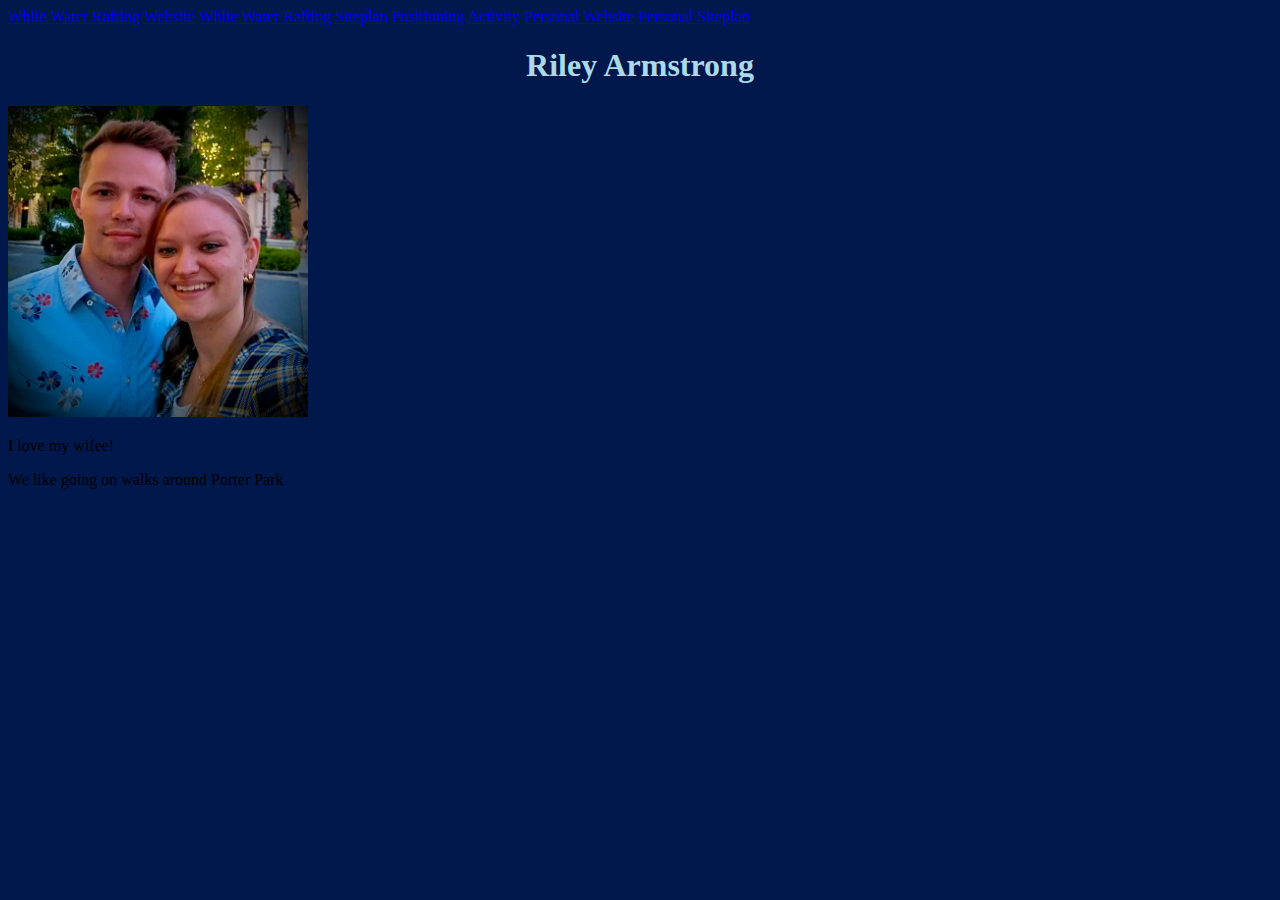
<file: index.html>
<!DOCTYPE html>
<html lang="en">

<head>
    <meta charset="UTF-8" />
    <meta name="viewport" content="width=device-width, initial-scale=1.0" />
    <title>WDD130 | Home</title>
    <link href="main.css" rel="stylesheet">
</head>

<body>
    <nav>
        <a href="wwr/index.html">White Water Rafting Website</a>
        <a href="wwr/site-plan-rafting.html">White Water Rafting Siteplan</a>
        <a href="positioning.html">Positioning Activity</a>
        <a href="#">Personal Website</a>
        <a href="#">Personal Siteplan</a>
    </nav>
    <h1>Riley Armstrong</h1>
    <img src="images/MyWifeAndI.jpg" alt="A picture of my wife and I">
    <p>I love my wifee!</p>
    <p>We like going on walks around Porter Park</p>
</body>

</html>
</file>
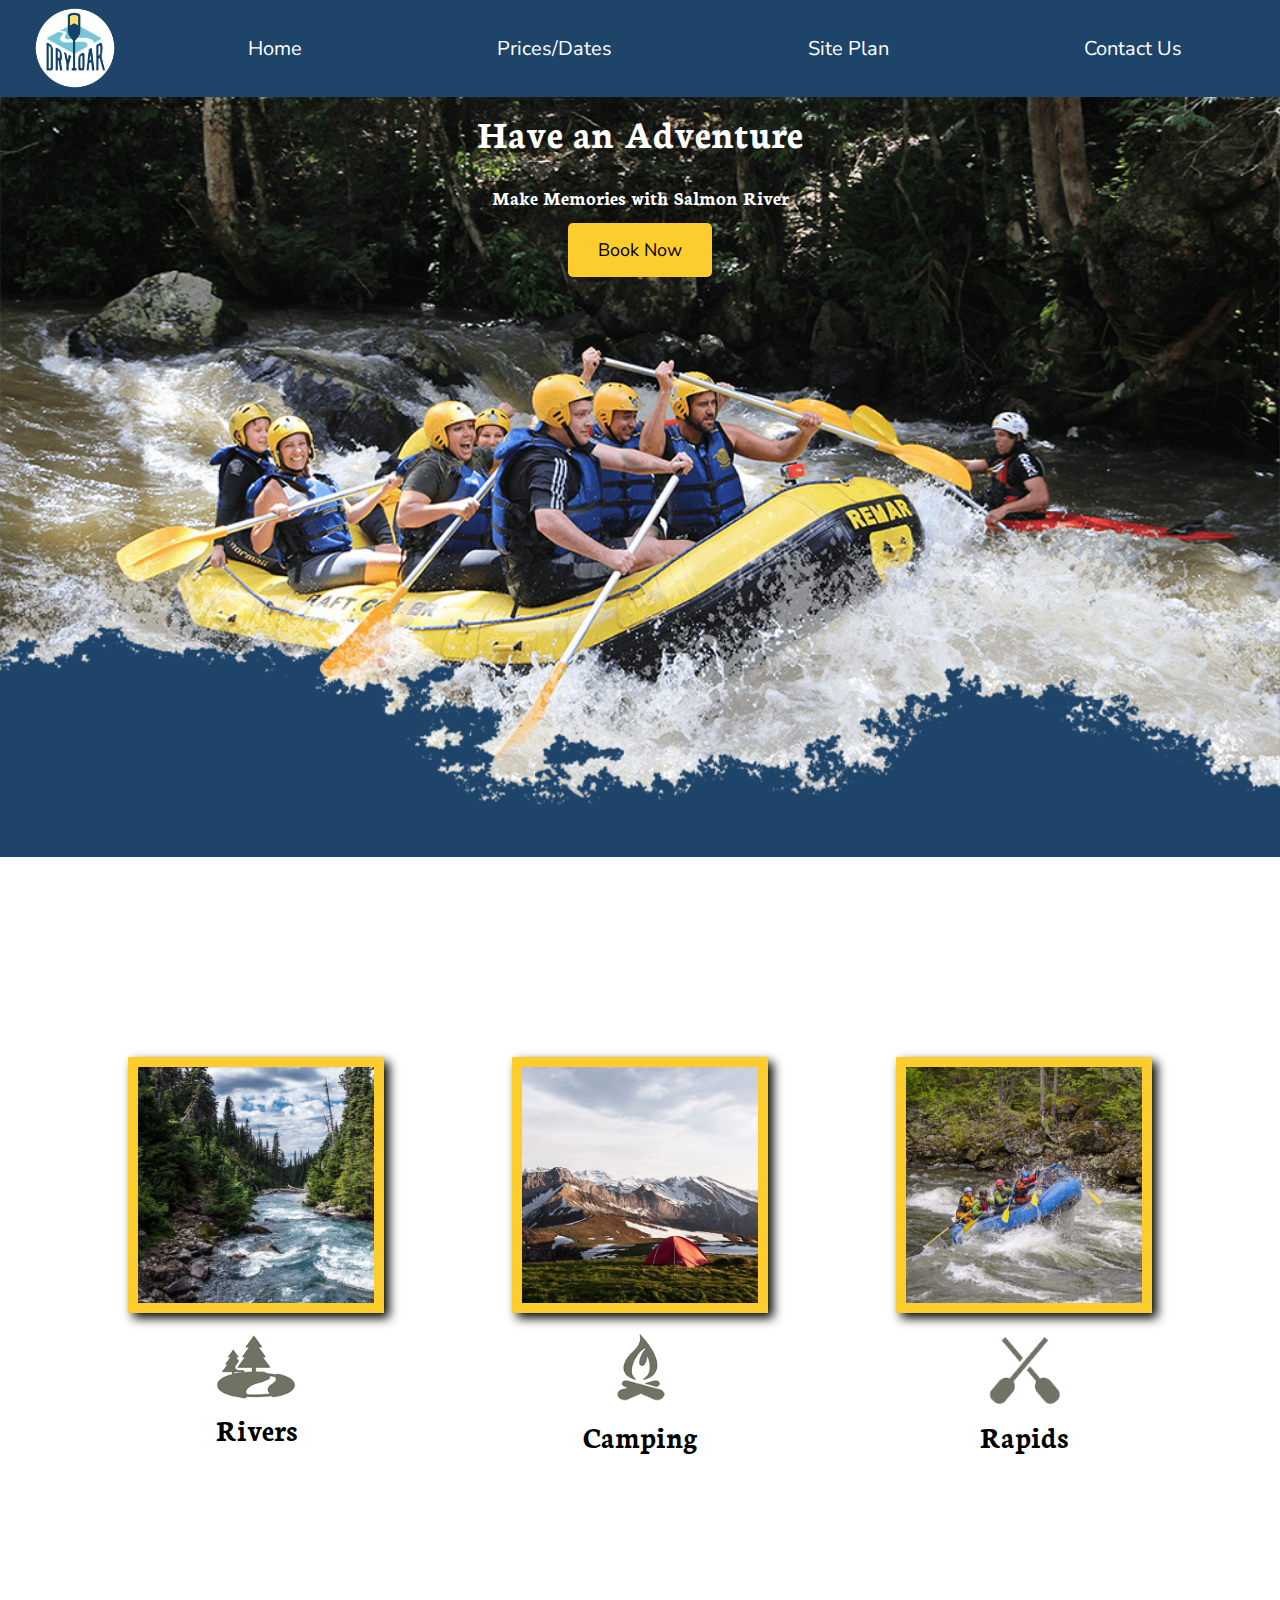
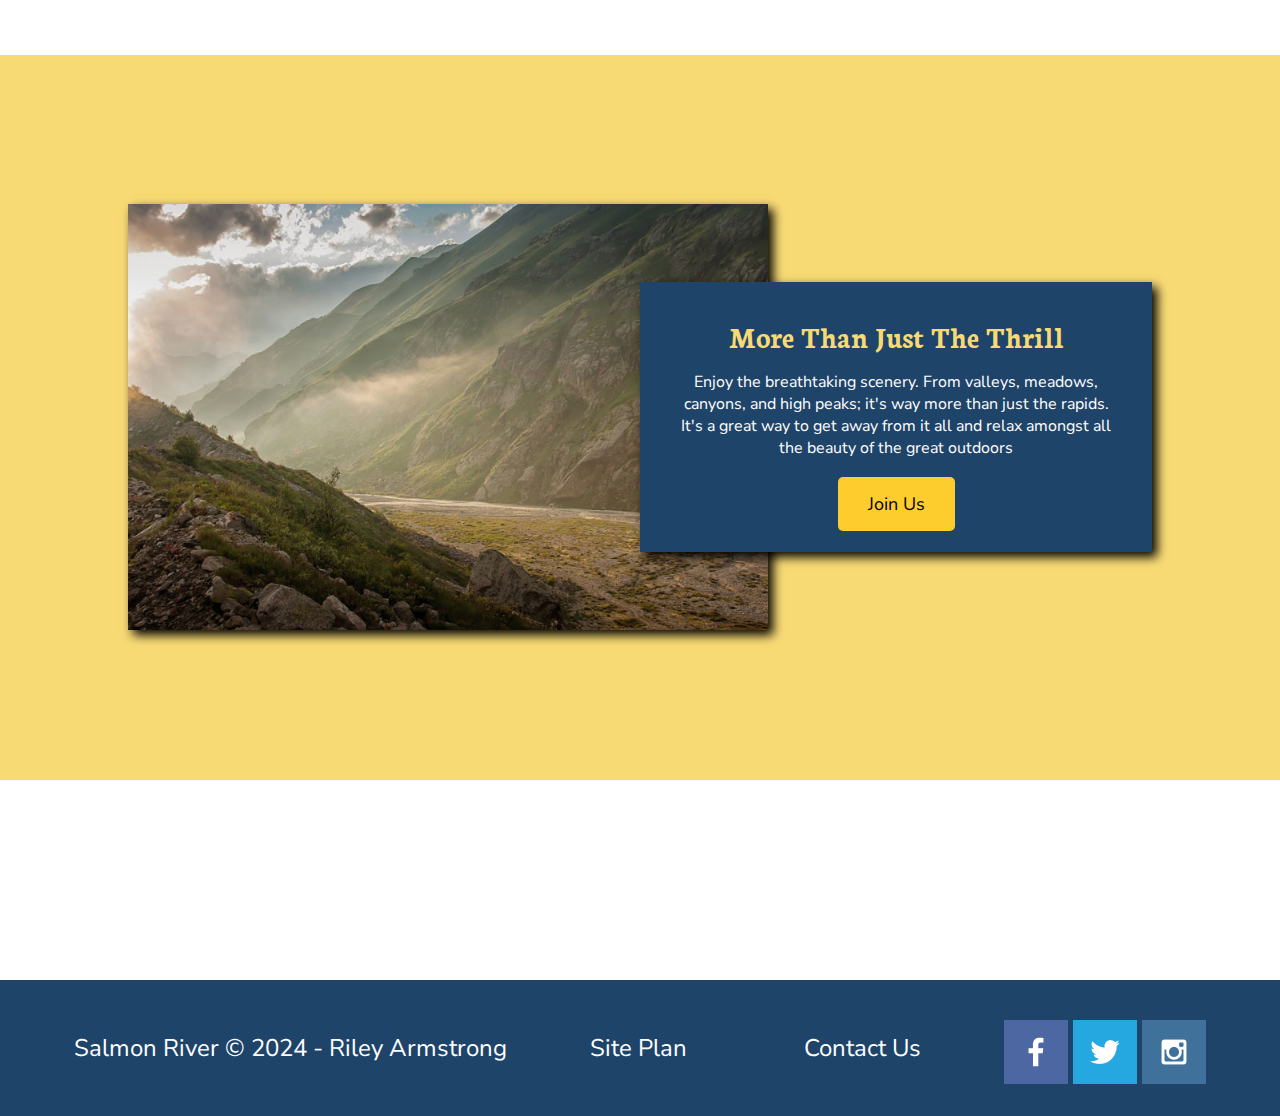
<file: wwr/index.html>
<!-- Continue at 03 of More CSS: Fonts and Spacing -->
<!DOCTYPE html>
<html lang="en">
<head>
    <meta charset="UTF-8">
    <meta name="viewport" content="width=device-width, initial-scale=1.0">
    <title>Adventures | Salmon River Rafting | Home</title>
    <link rel="stylesheet" href="styles/style.css">
</head>
<body>
    <div id="content">
        <header>
            <a id="logo_link" href="index.html">
                <img class="logo" src="images/logo.png" alt="Salmon River Logo">
            </a>
        <nav>
            <a href="index.html">Home</a>
            <a href="prices-dates.html">Prices/Dates</a>
            <a href="site-plan-rafting.html">Site Plan</a>
            <a href="contactus.html">Contact Us</a>
        </nav>
        </header>
        <div id="hero">
            <div id="hero-box">
                <img id="hero-img" src="images/hero.png" alt="People enjoying Rafting">
            </div>
            <section id="hero-msg">
                <h1 class="home-title">Have an Adventure</h1>
                <h4>Make Memories with Salmon River</h4>
                <div class="button-box">
                    <a class="book" href="contactus.html">Book Now</a>
                </div>
            </section>
        </div>
        <main class="home-grid">
            <section class="rivers-card">
                <img class="card-img" src="images/rivers.jpg" alt="river in forest">
                <img class="icon" src="images/river_icon.png" alt="river icon">
                <h2>Rivers</h2>
            </section>
            <section class="camping-card">
                <img class="card-img" src="images/camping.jpg" alt="tent in mountain">
                <img class="icon" src="images/fire_icon.png" alt="fire icon">
                <h2>Camping</h2>
            </section>
            <section class="rapids-card">
                <img class="card-img" src="images/rapids.jpg" alt="rafting boat">
                <img class="icon" src="images/oars_icon.png" alt="oars_icon">
                <h2>Rapids</h2>
            </section>
            <div id="background"></div>
            <img class="mountains" src="images/mountains.jpg" alt="Misty mountains">
            <section class="msg">
                <h2>More Than Just The Thrill</h2>
                <p>Enjoy the breathtaking scenery. From valleys, meadows, canyons, and high peaks; it's way more than just the rapids. It's a great way to get away from it all and relax amongst all the beauty of the great outdoors</p>
                <a class="join" href="rivers.html">Join Us</a>
            </section>
        </main>
        <footer>
            <p>Salmon River &copy; 2024 - Riley Armstrong </p>
            <p><a href="site-plan-rafting.html">Site Plan</a></p>
            <p><a href="contactus.html">Contact Us</a></p>
            <div class="social">
                <a href="https://facebook.com" target="_blank">
                    <img src="images/facebook.png" alt="fb icon"/>
                </a>
                <a href="https://twitter.com" target="_blank">
                    <img src="images/twitter.png" alt="x icon"/>
                </a>
                <a href="https://instagram.com" target="_blank">
                    <img src="images/instagram.png" alt="insta icon"/>
                </a>
            </div>
        </footer>
    </div>
</body>
</html>
</file>
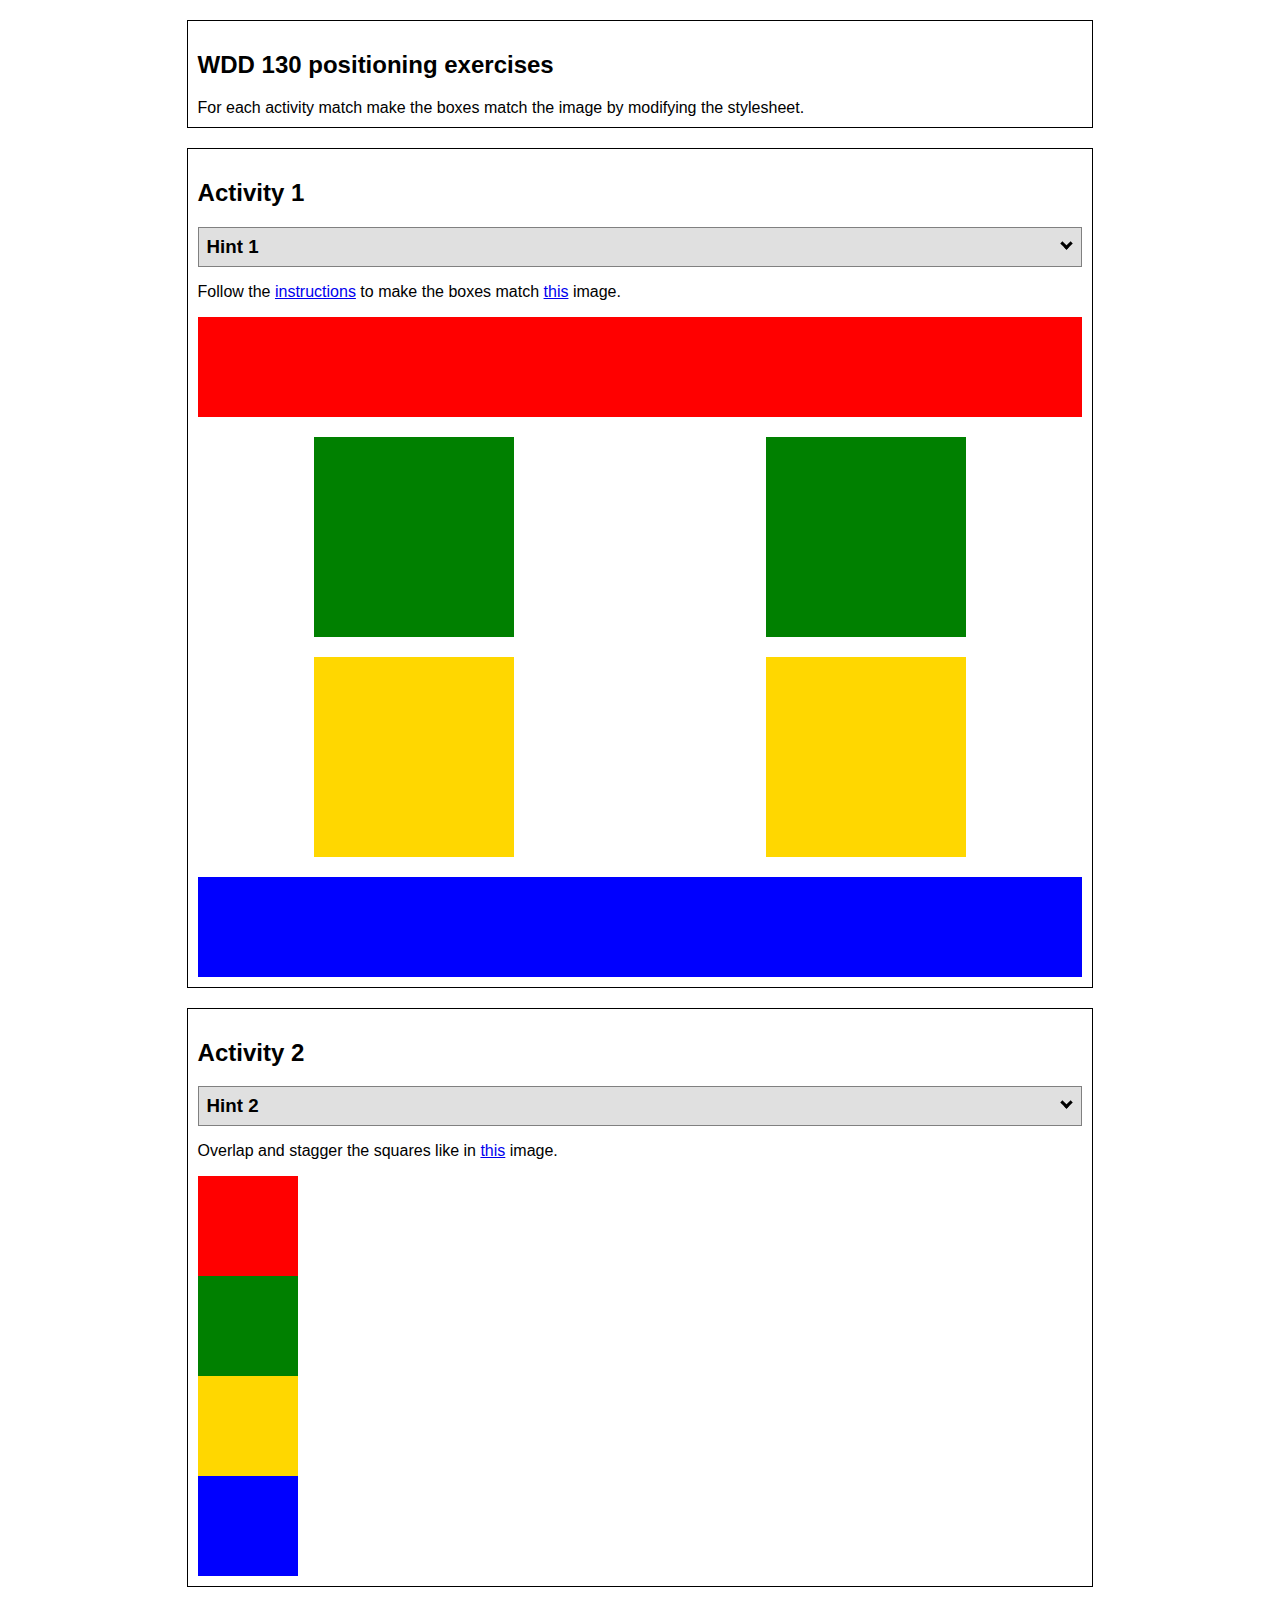
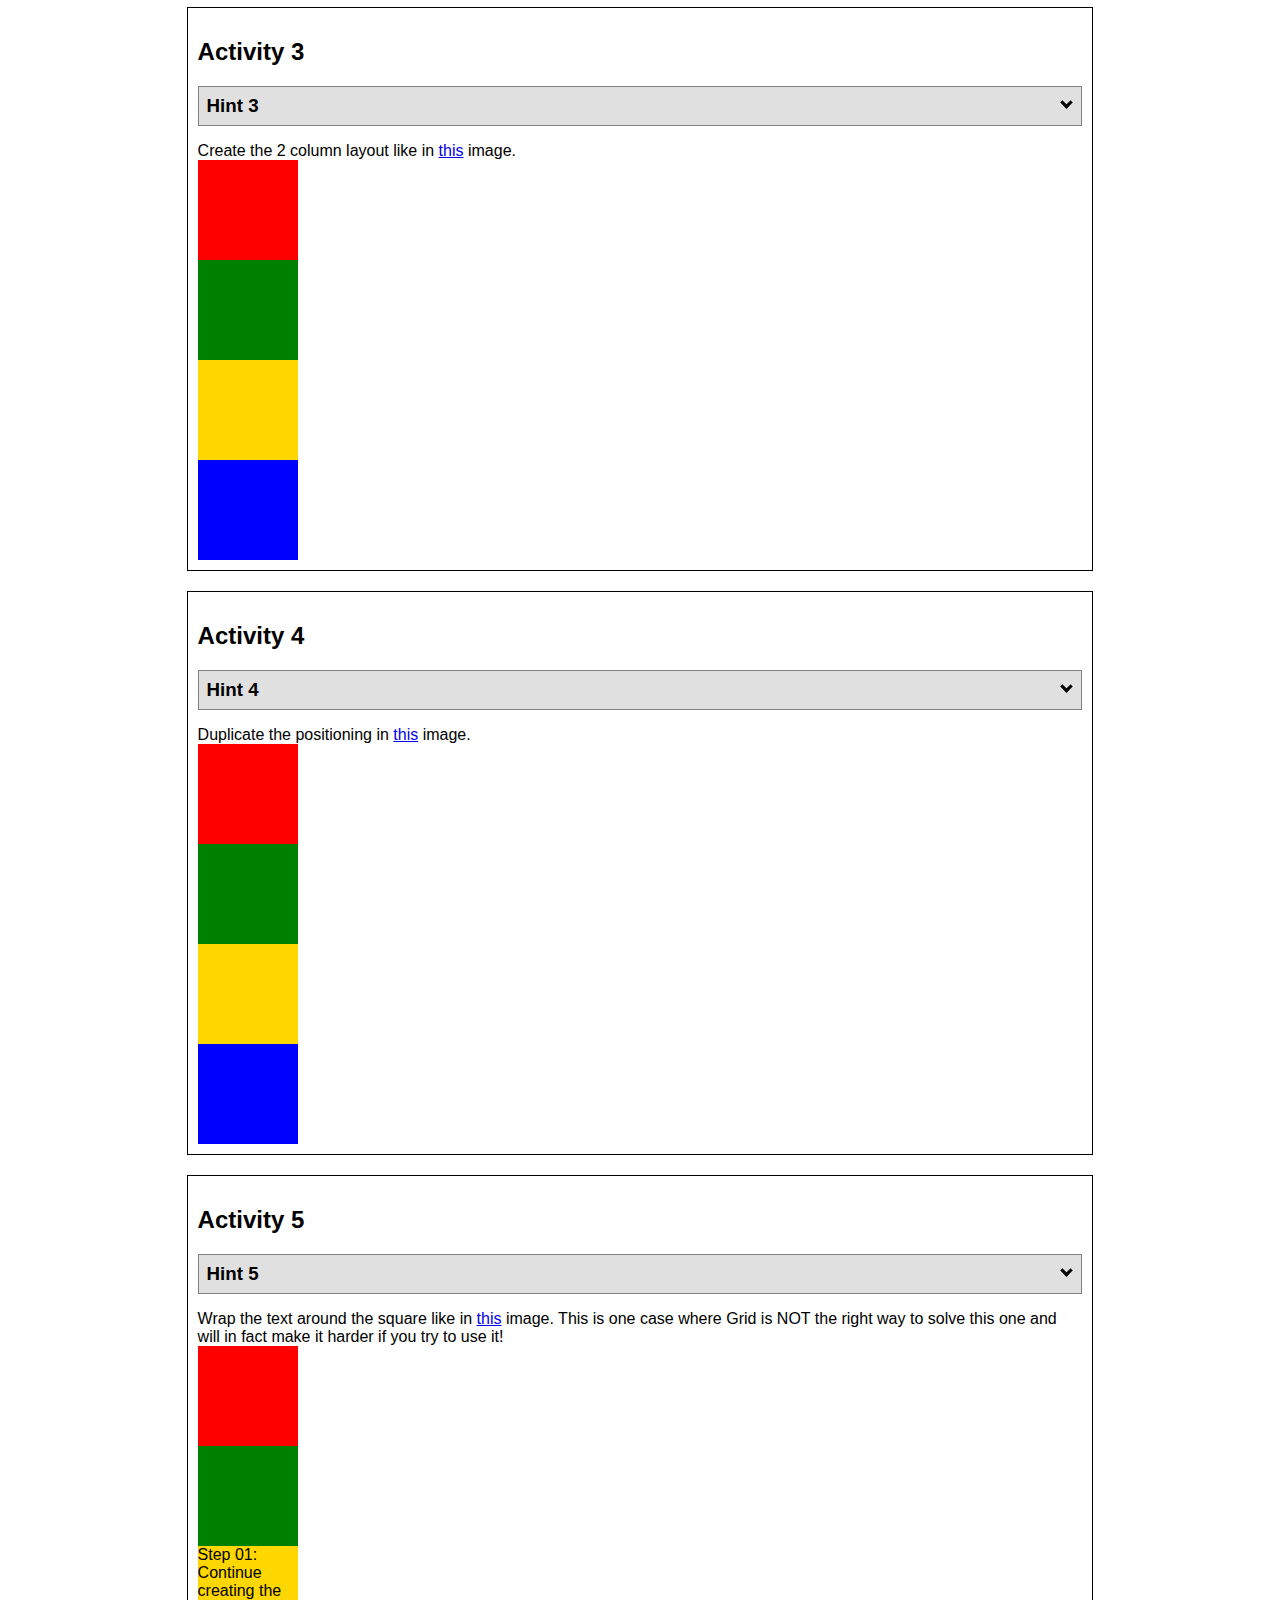
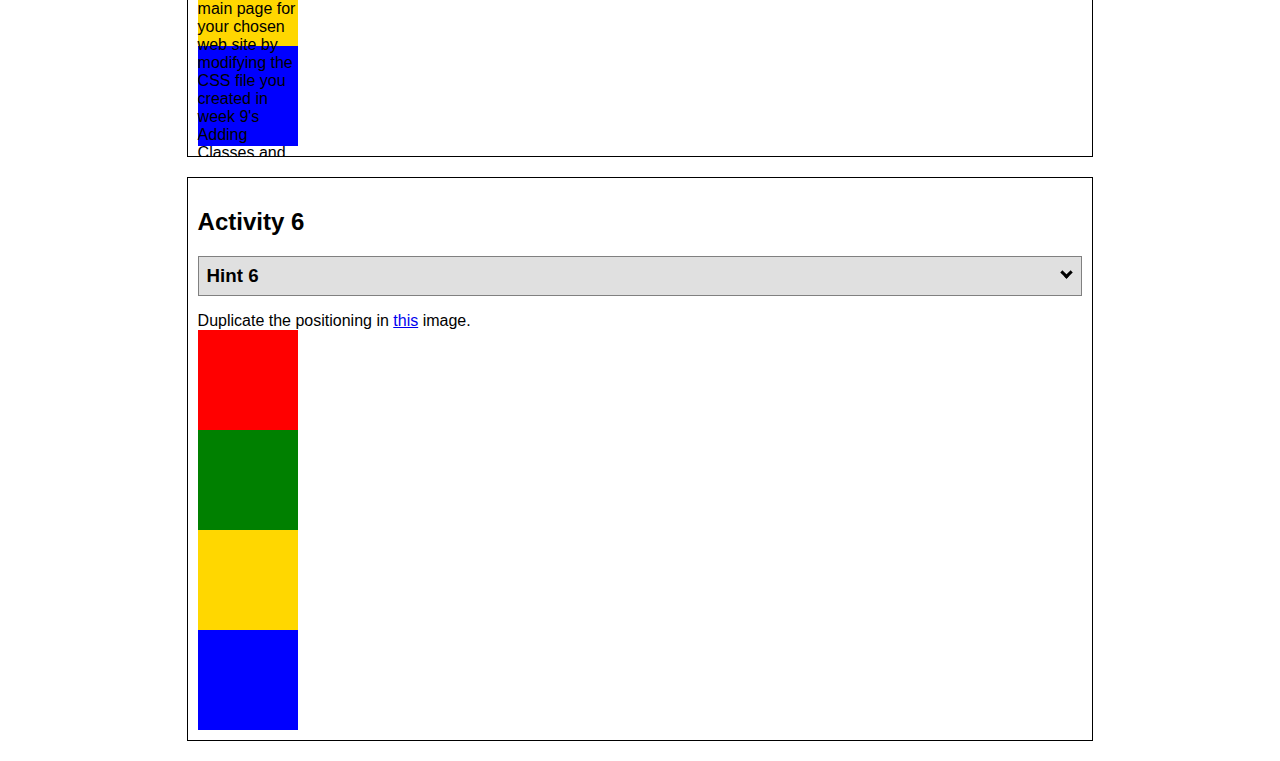
<file: positioning.html>
<!DOCTYPE html>
<html lang="en">
  <head>
    <!-- HTML - Name: positioning.html -->
    <title>Positioning Activity</title>
    <link rel="stylesheet" type="text/css" href="positionstyles.css" />
  </head>
  <body>
    <div class="activity">
      <h2>WDD 130 positioning exercises</h2>
      For each activity match make the boxes match the image by modifying the stylesheet.</div>
    <div class="activity">
      <h2>Activity 1</h2>
      <section class="hint"><input type="checkbox" ><i></i> <h3>Hint 1</h3><div><p>Check out the <a href="https://byui-wdd.github.io/wdd130/activities/w06-css-positioning.html" target="_blank">activity instructions</a> in Ilearn!</p></div></section>
      <p>Follow the <a href="https://byui-wdd.github.io/wdd130/activities/w06-css-positioning.html" target="_blank">instructions</a> to make the boxes match  <a href="https://byui-wdd.github.io/wdd130/images/example1.png" target="_blank">this</a> image.</p>
      <div class="content1" >
        <div class="red1" ></div>
        <div class="green1" ></div>
        <div class="green1" ></div>
        <div class="yellow1"></div>
        <div class="yellow1"></div>
        <div class="blue1"></div>
      </div>
    </div>
    <div class="activity">
      <h2>Activity 2</h2>
      <section class="hint"><input type="checkbox" > <h3>Hint 2</h3><i></i><div>
      <ul>
      <li>grid-template-columns: 50px 50px 50px 50px 50px </li></ul></div></section>
      <p>Overlap and stagger the squares like in <a href="https://byui-wdd.github.io/wdd130/images/example2.png" target="_blank">this</a> image.</p>
      <div class="content2" >
        <div class="red2" ></div>
        <div class="green2" ></div>
        <div class="yellow2"></div>
        <div class="blue2"></div>
      </div>
    </div>
    <div class="activity">
      <h2>Activity 3</h2>
      <section class="hint"><input type="checkbox" > <h3>Hint 3</h3><i></i><div><p>This one is going to be best solved with CSS Grid. Remember to make the boxes the right width first...then start moving them around. </p><h4>Properties used:</h4><ul><li>display:grid;</li><li>grid-template-columns:</li><li>grid-column-gap:</li>
        <li>grid-column:</li>  </ul></div></section>
      Create the 2 column layout like in <a href="https://byui-wdd.github.io/wdd130/images/example3.png" target="_blank">this</a>  image.
      <div class="content3" >
        <div class="red3" ></div>
        <div class="green3" ></div>
        <div class="yellow3"></div>
        <div class="blue3"></div>
      </div>
    </div>
    <div class="activity">
      <h2>Activity 4</h2>
      <section class="hint"><input type="checkbox" > <h3>Hint 4</h3><i></i><div><p>For the others we have been primarily concerned with width. For this one you will need to adjust height as well. </p><h4>Properties used:</h4><ul><li>display:grid;</li><li>grid-template-columns:</li><li>grid-row:</li></ul></div></section>
      Duplicate the positioning in <a href="https://byui-wdd.github.io/wdd130/images/example4.png" target="_blank">this</a> image. 
      <div class="content4" >
        <div class="red4" ></div>
        <div class="green4" ></div>
        <div class="yellow4"></div>
        <div class="blue4"></div>
      </div>
    </div>

    <div class="activity">
      <h2>Activity 5</h2>
      <section class="hint"><input type="checkbox" > <h3>Hint 5</h3><i></i><div><p>Grid is <strong>not</strong> the right way to do this.  In fact there is only one way to really do that...and that is with float. Remember that we float the thing we want the text to wrap around.  Also remember to start by making all the shapes the right size and shape.</p><h4>Properties used:</h4><ul><li>float: left;</li></ul></div></section>
      Wrap the text around the square like in <a href="https://byui-wdd.github.io/wdd130/images/example5.png" target="_blank">this</a> image. This is one case where Grid is NOT the right way to solve this one and will in fact make it harder if you try to use it!
      <div class="content5" >
        <div class="red5" ></div>
        <div class="green5" ></div>
        <div class="yellow5">Step 01: Continue creating the main page for your chosen web site by modifying the CSS file you created in week 9's Adding Classes and IDs to Your Website assignment. This week, you will position all of the content on your main page using the CSS positioning techniques taught in KhanAcademy. When you are done, your webpage layout should reflect what you outlined in the wireframe you designed in the assignment Your Own Site Diagram and Wireframe in week 3. <br />
          If you have changed your mind on how you want the content of your main page laid out, take an opportunity to update your wireframe before completing this assignment (it is much easier to experiment with different layouts in a wireframe than it is to do so by modifying the CSS). Also, if you find that you are having trouble with using CSS positioning, feel free to review the concepts at the learn layout site: http://learnlayout.com/. You should be able to apply these principles to your site. For futher help, refer back to the Max Design site used in the beginning of the course for an example of how to implement your site design.</div>
        <div class="blue5"></div>
      </div>
    </div>
    <div class="activity">
      <h2>Activity 6</h2>
      <section class="hint"><input type="checkbox" > <h3>Hint 6</h3><i></i><div><p>This one is all about visualizing the grid behind the layout. If you are having a hard time doing that first: all the sizes are even multiples of 100, and second here is another example with the lines drawn: <a href="https://byui-wdd.github.io/wdd130/images/example6-hint.png" target="_blank">example 6 with lines</a>. For this one you will find it easiest if you use px for the column width. You can also use <kbd>z-index</kbd> to control the element layering.    </p><h4>Properties used:</h4><ul><li>display:grid;</li><li>grid-template-columns:</li><li>grid-column:</li><li>grid-row:</li><li><a href="https://www.w3schools.com/cssref/pr_pos_z-index.asp" target="_blank">z-index:</a></li></ul></div></section>
      Duplicate the positioning in <a href="https://byui-wdd.github.io/wdd130/images/example6.png" target="_blank">this</a> image.
      <div class="content6" >
        <div class="red6" ></div>
        <div class="green6" ></div>
        <div class="yellow6"></div>
        <div class="blue6"></div>
      </div>
    </div>
  </body>
</html>
</file>
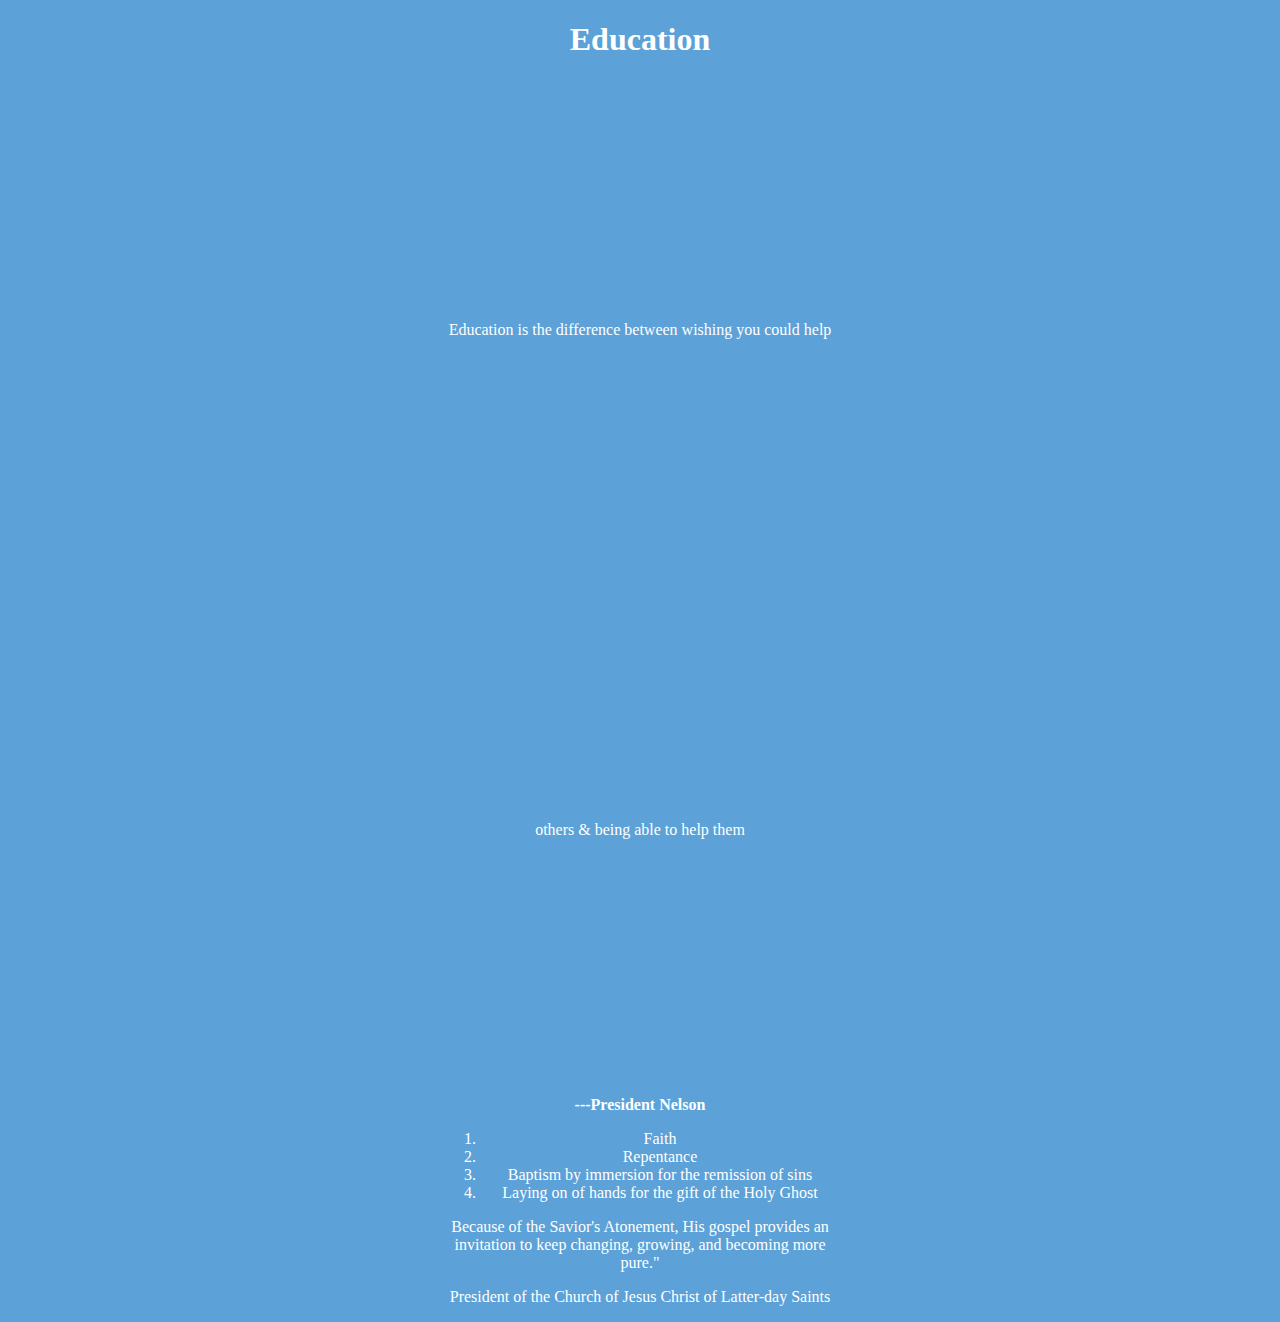
<file: ice/w04_ice_challenge.html>
<!DOCTYPE html>
<html lang="en">
<head>
    <meta charset="UTF-8">
    <meta name="viewport" content="width=device-width, initial-scale=1.0">
    <title>Ice Challenge Week 4</title>
    <link rel="stylesheet" href="styles/w04_ice_challenge.css">
</head>
<body>
    <h1>Education</h1>
    <p class="initialQuote">Education is the difference between wishing you could help others & being able to help them</p>
    <p class="bold">---President Nelson</p>
    <ol>
        <li>Faith</li>
        <li>Repentance</li>
        <li>Baptism by immersion for the remission of sins</li>
        <li>Laying on of hands for the gift of the Holy Ghost</li>
    </ol>
    <p>Because of the Savior's Atonement, His gospel provides an invitation to keep changing, growing, and becoming more pure."</p>
    <footer>President of the Church of Jesus Christ of Latter-day Saints</p>
</body>
</html>
</file>
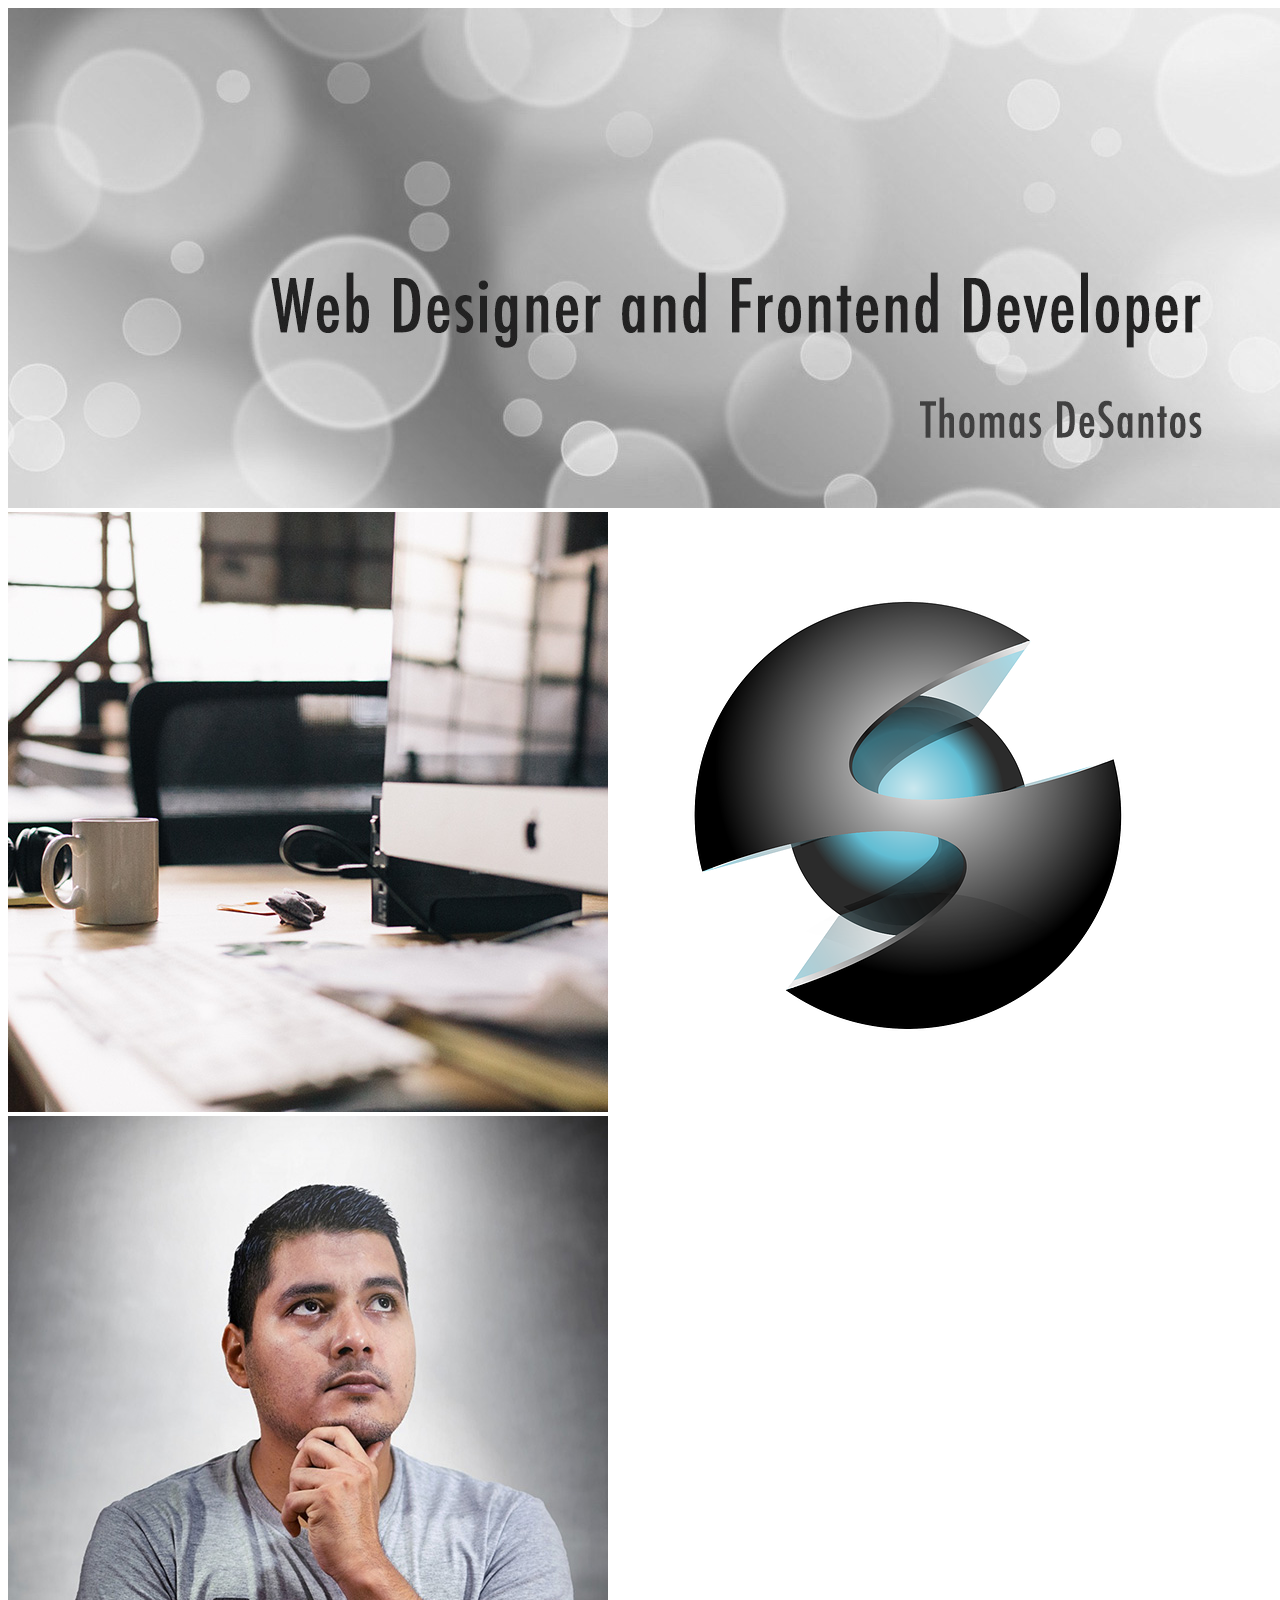
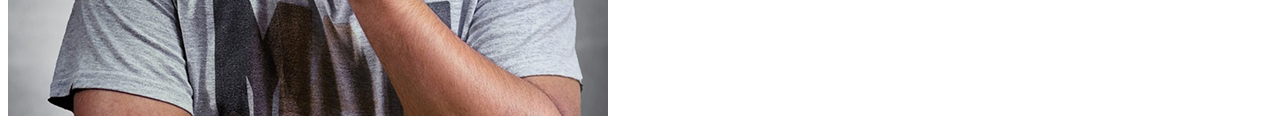
<file: ice/w05_ice_challenge.html>
<!DOCTYPE html>
<html lang="en">
<head>
    <meta charset="UTF-8">
    <meta name="viewport" content="width=device-width, initial-scale=1.0">
    <title>Document</title>
    <link rel="Stylesheet" src="styles/w05_ice_challenge.css">
</head>
<body>
    <img class=top src="w05 ice images/titleImageWithCircles.jpg">
    <img class=circle src="w05 ice images/desk.jpg">
    <img class=circle src="w05 ice images/graphic.png">
    <img class=circle src="w05 ice images/person.jpg">
</body>
</html>
</file>
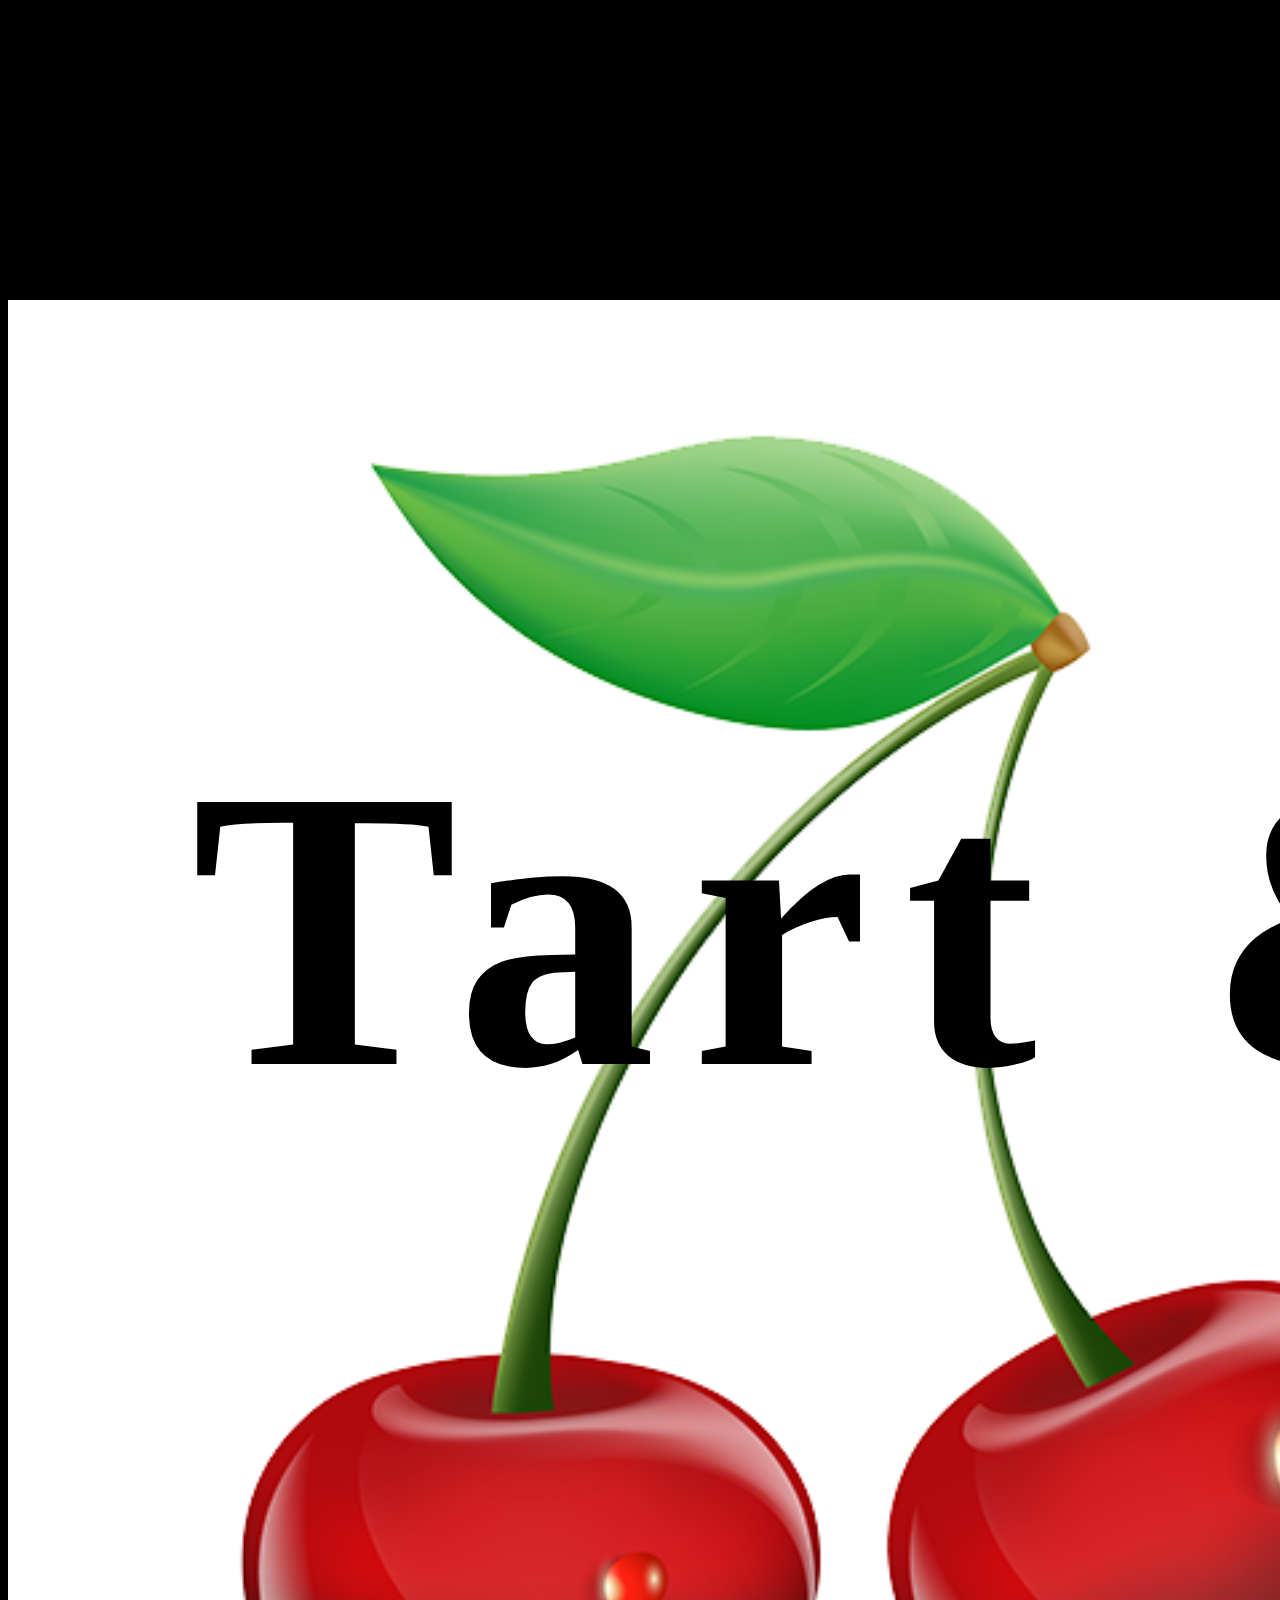
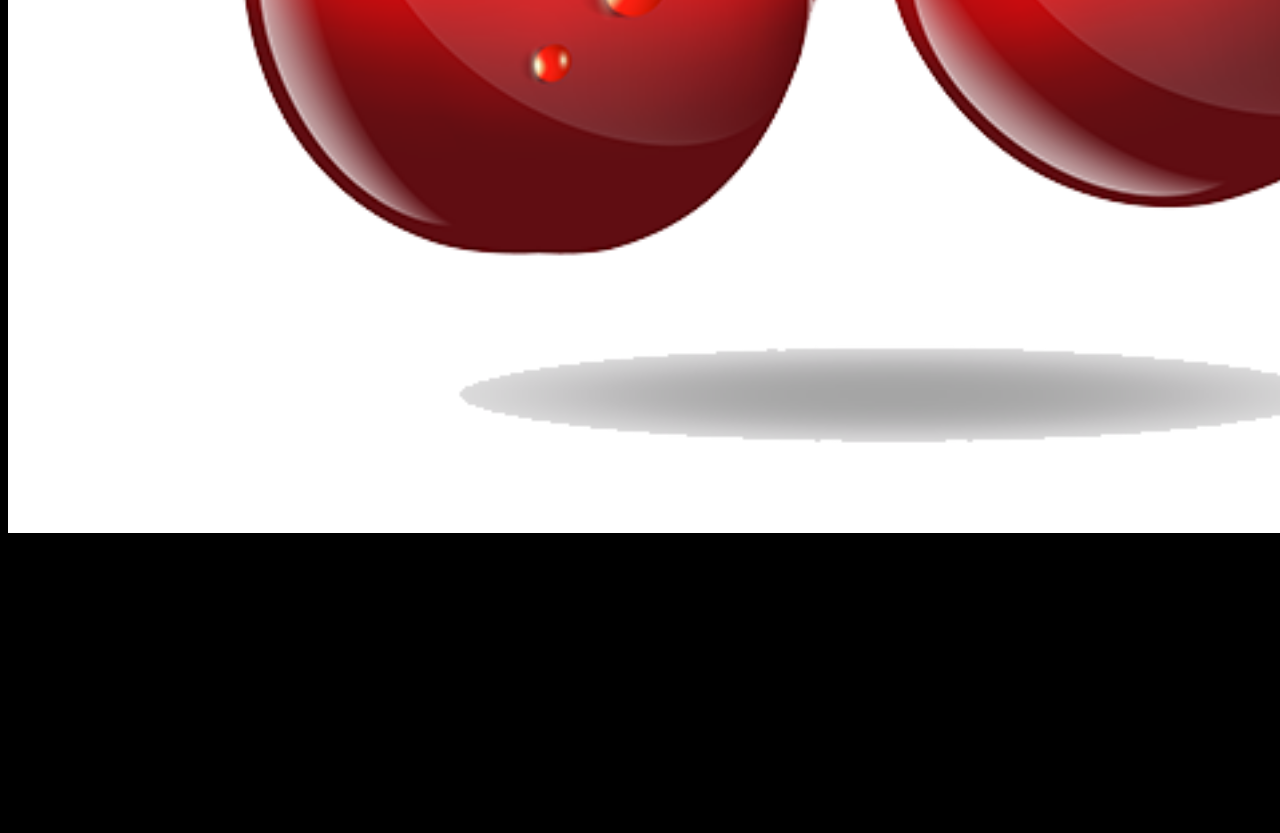
<file: ice/w06_challenge.html>
<!DOCTYPE html>
<html lang="en">
    <head>
        <meta charset="UTF-8">
        <meta name="viewport" content="width=device-width, initial-scale=1.0">
        <title>Ice Challenge Week 6</title>
        <link rel="stylesheet" href="styles/w06_ice_challenge.css">
    </head>
    <body>
        
        <div class="grid-containers">
            <img class="grid-item-1"src="w06_ice_images/w06_cherries.png">
            <h1 class="grid-item-2">Tart &</h1>
            <h1 class="grid-item-3">Sweet</h1>
            <h4 class="grid-item-4">Cherries</h4>
        </div>
    </body>
</html>
</file>
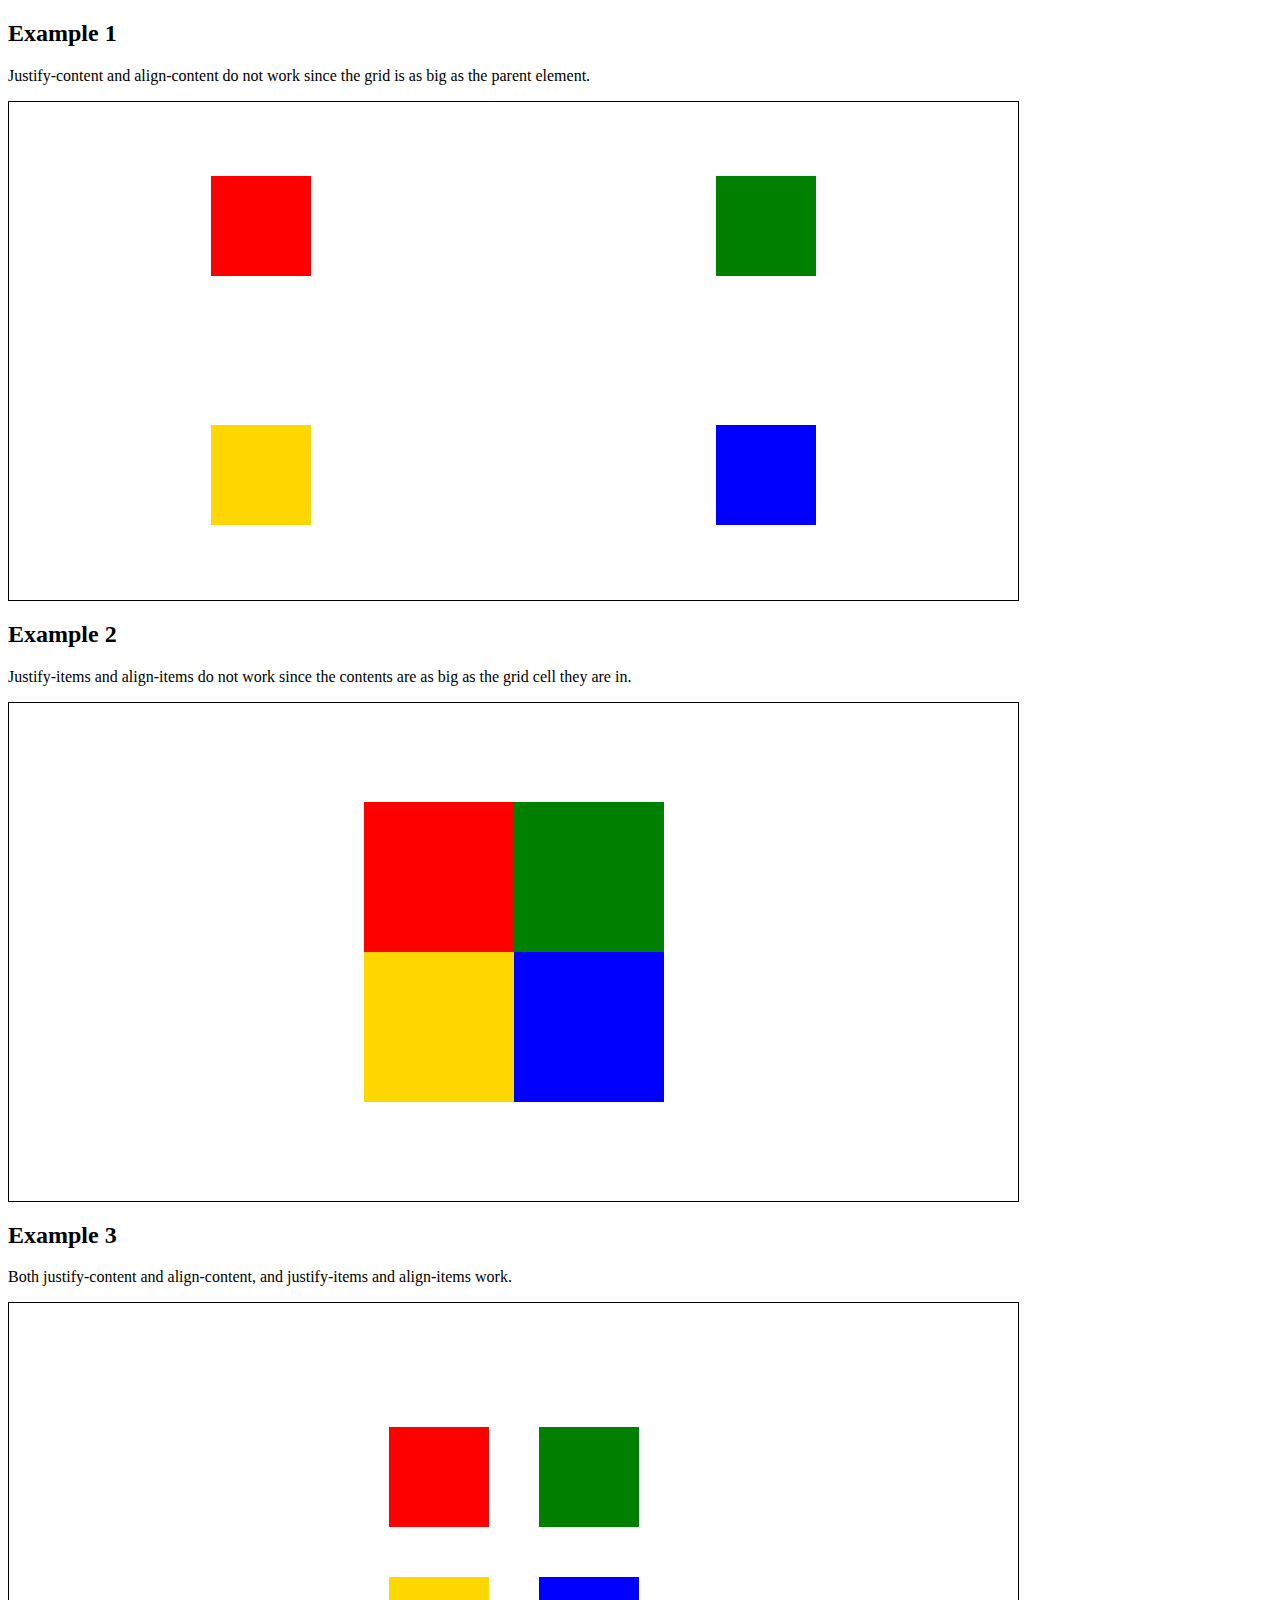
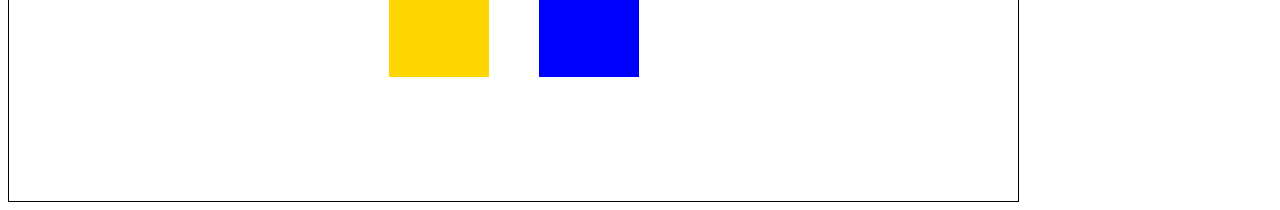
<file: notes.practice/align.grid.items.html>
<!DOCTYPE html>
<html lang='en'>
<head>
    <meta charset='UTF-8'>
    <meta name='viewport' content='width=device-width, initial-scale=1.0'>
    <title>align grid items practice</title>
    <link rel='stylesheet' href='align.grid.items.css'> 
</head>
<body>
    <h2>Example 1</h2>
    <p>Justify-content and align-content do not work since the grid is as big as the parent element.</p>
    <div class="content1">
      <div class="red" ></div>
      <div class="green" ></div>
      <div class="yellow" ></div>
      <div class="blue" ></div>
    </div>
    <h2>Example 2</h2>
    <p>Justify-items and align-items do not work since the contents are as big as the grid cell they are in.</p>
    
    <div class="content2">
      <div class="red2" ></div>
      <div class="green2" ></div>
      <div class="yellow2" ></div>
      <div class="blue2" ></div>
    </div>
    <h2>Example 3</h2>
    <p>Both justify-content and align-content, and justify-items and align-items work.</p>
    
    
    <div class="content3">
      <div class="red" ></div>
      <div class="green" ></div>
      <div class="yellow" ></div>
      <div class="blue" ></div>
    </div>
</body>
</html>
</file>
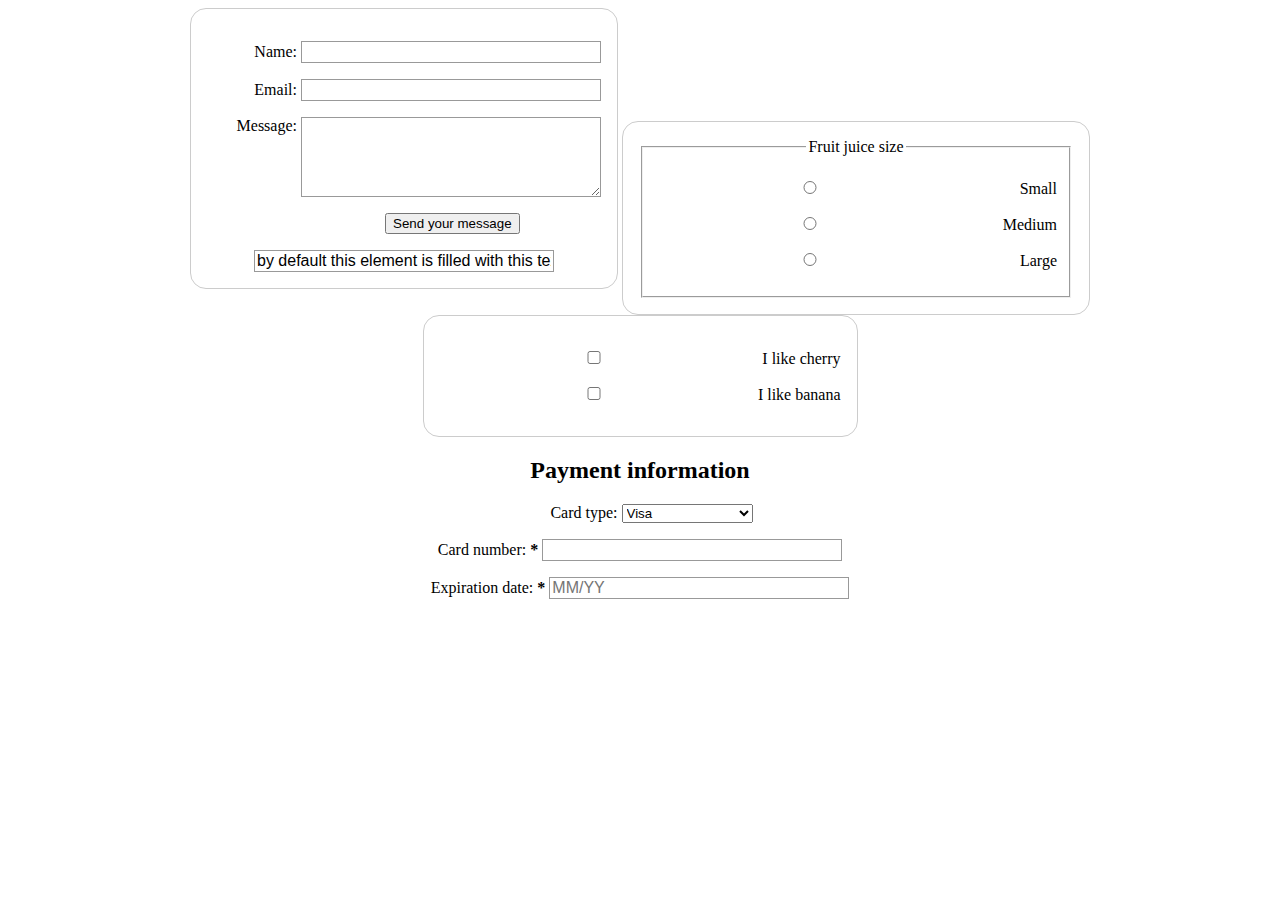
<file: w10Forms/forms.html>
<!-- Needed stuff to be placed in the main of whatever page I have it on. -->
 <!DOCTYPE html>
 <html lang="en">
 <head>
    <meta charset="UTF-8">
    <meta name="viewport" content="width=device-width, initial-scale=1.0">
    <title>Forms</title>
    <!-- Normally, the following style will be going to a CSS file. This is just for the continuation of the lesson in one file. -->
    <style>
                body {
        /* Center the form on the page */
        text-align: center;
        }

        form {
        display: inline-block;
        /* Form outline */
        padding: 1em;
        border: 1px solid #ccc;
        border-radius: 1em;
        }

        p + p {
        margin-top: 1em;
        }

        label {
        /* Uniform size & alignment */
        display: inline-block;
        min-width: 90px;
        text-align: right;
        }

        input,
        textarea {
        /* To make sure that all text fields have the same font settings
            By default, text areas have a monospace font */
        font: 1em sans-serif;
        /* Uniform text field size */
        width: 300px;
        box-sizing: border-box;
        /* Match form field borders */
        border: 1px solid #999;
        }

        input:focus,
        textarea:focus {
        /* Set the outline width and style */
        outline-style: solid;
        /* To give a little highlight on active elements */
        outline-color: #000;
        }

        textarea {
        /* Align multiline text fields with their labels */
        vertical-align: top;
        /* Provide space to type some text */
        height: 5em;
        }

        .button {
        /* Align buttons with the text fields */
        padding-left: 90px; /* same size as the label elements */
        }

        button {
        /* This extra margin represent roughly the same space as the space
            between the labels and their text fields */
        margin-left: 0.5em;
        }
        #feedback {
            background-color: antiquewhite;
            position: absolute;
            top: 0;
            left: 0;
            right: 0;
            padding: .5em;
            /* make this element invisible until we are ready for it */
            display: none;      
        }
        .moveDown {
            margin-top: 3em;
        }
    </style>
 </head>
 <body>
        <Main>
            <!-- The # in action just means we want to stay on this page for now. If I wanted a different one, I'd need a relative path. -->
            <div id="feedback"></div>
            <form action="#" method="post">
                <p>
                  <label for="name">Name:</label>
                  <input type="text" id="name" name="user_name" />
                </p>
                <p>
                  <label for="mail">Email:</label>
                  <input type="email" id="mail" name="user_email" />
                </p>
                <p>
                  <label for="msg">Message:</label>
                  <textarea id="msg" name="user_message"></textarea>
                </p>
                <!-- Here's a button -->
                <p class="button">
                    <button type="submit">Send your message</button>
                  </p>
                <input type="text" value="by default this element is filled with this text" />
              </form>
              <form>
                <fieldset>
                  <legend>Fruit juice size</legend>
                  <p>
                    <input type="radio" name="size" id="size_1" value="small" />
                    <label for="size_1">Small</label>
                  </p>
                  <p>
                    <input type="radio" name="size" id="size_2" value="medium" />
                    <label for="size_2">Medium</label>
                  </p>
                  <p>
                    <input type="radio" name="size" id="size_3" value="large" />
                    <label for="size_3">Large</label>
                  </p>
                </fieldset>
              </form>
              <div id="feedback"></div>
              <form>
                <p>
                  <input type="checkbox" id="taste_1" name="taste_cherry" value="cherry" />
                  <label for="taste_1">I like cherry</label>
                </p>
                <p>
                  <input type="checkbox" id="taste_2" name="taste_banana" value="banana" />
                  <label for="taste_2">I like banana</label>
                </p>
              </form>
              <div id="feedback"></div>              
              <section>
                <h2>Payment information</h2>
                <p>
                  <label for="card">
                    <span>Card type:</span>
                  </label>
                  <select id="card" name="user-card">
                    <option value="visa">Visa</option>
                    <option value="mc">Mastercard</option>
                    <option value="amex">American Express</option>
                  </select>
                </p>
                <p>
                  <label for="number">
                    <span>Card number:</span>
                    <strong><span aria-label="required">*</span></strong>
                  </label>
                  <input type="tel" id="number" name="card-number" required />
                </p>
                <p>
                  <label for="expiration">
                    <span>Expiration date:</span>
                    <strong><span aria-label="required">*</span></strong>
                  </label>
                  <input
                    type="text"
                    id="expiration"
                    name="expiration"
                    required
                    placeholder="MM/YY"
                    pattern="^(0[1-9]|1[0-2])\/([0-9]{2})$" />
                </p>
              </section>
              
        </Main>
    <script>
        // get the feedback div element so we can do something with it.
        const feedbackElement = document.getElementById('feedback');
        // get the form so we can read what was entered in it.
        const formElement = document.forms[0];
        // add a 'listener' to wait for a submission of our form. When that happens run the code below.
        formElement.addEventListener('submit', function(e) {
            // stop the form from doing the default action.
            e.preventDefault();
            // set the contents of our feedback element to a message letting the user know the form was submitted successfully. Notice that we pull the name that was entered in the form to personalize the message!
            feedbackElement.innerHTML = 'Hello '+ formElement.user_name.value +'! Thank you for your message. We will get back with you as soon as possible!';
            // make the feedback element visible.
            feedbackElement.style.display = "block";
            // add a class to move everything down so our message doesn't cover it.
            document.body.classList.toggle('moveDown');
        });
    </script>
 </body>
 </html>

 <!-- Security -->
  <!-- Never use the GET method for a form.  -->
   <!-- Never put a form inside of another form (not allowed) -->
</file>
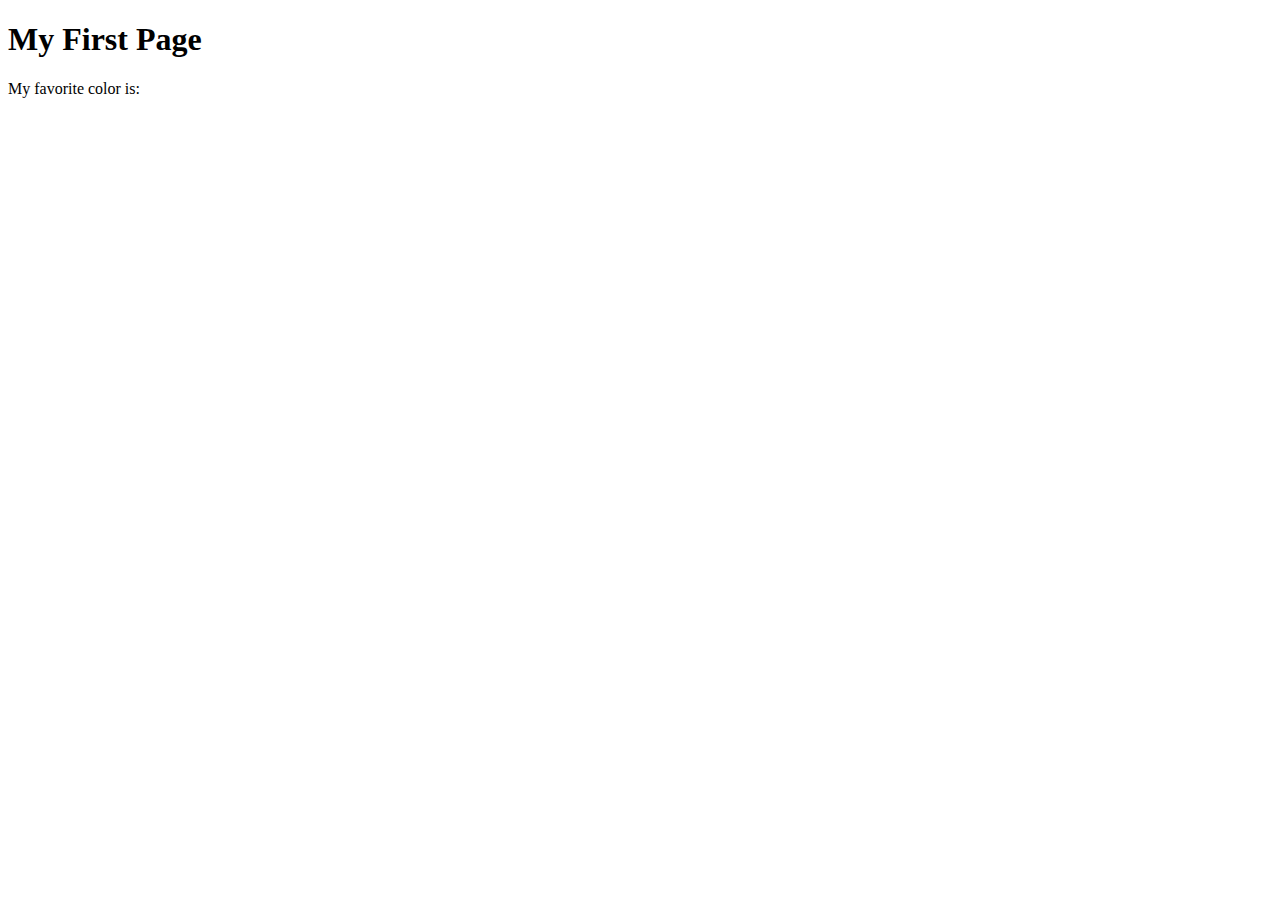
<file: week01/first-page.html>
<!DOCTYPE html>
<html lang="en">
<head>
    <meta charset="UTF-8">
    <meta name="viewport" content="width=device-width, initial-scale=1.0">
    <title>My First Page</title>
</head>
<body>
    <h1>My First Page</h1>
    <p>My favorite color is: </p>
</body>
</html>
</file>
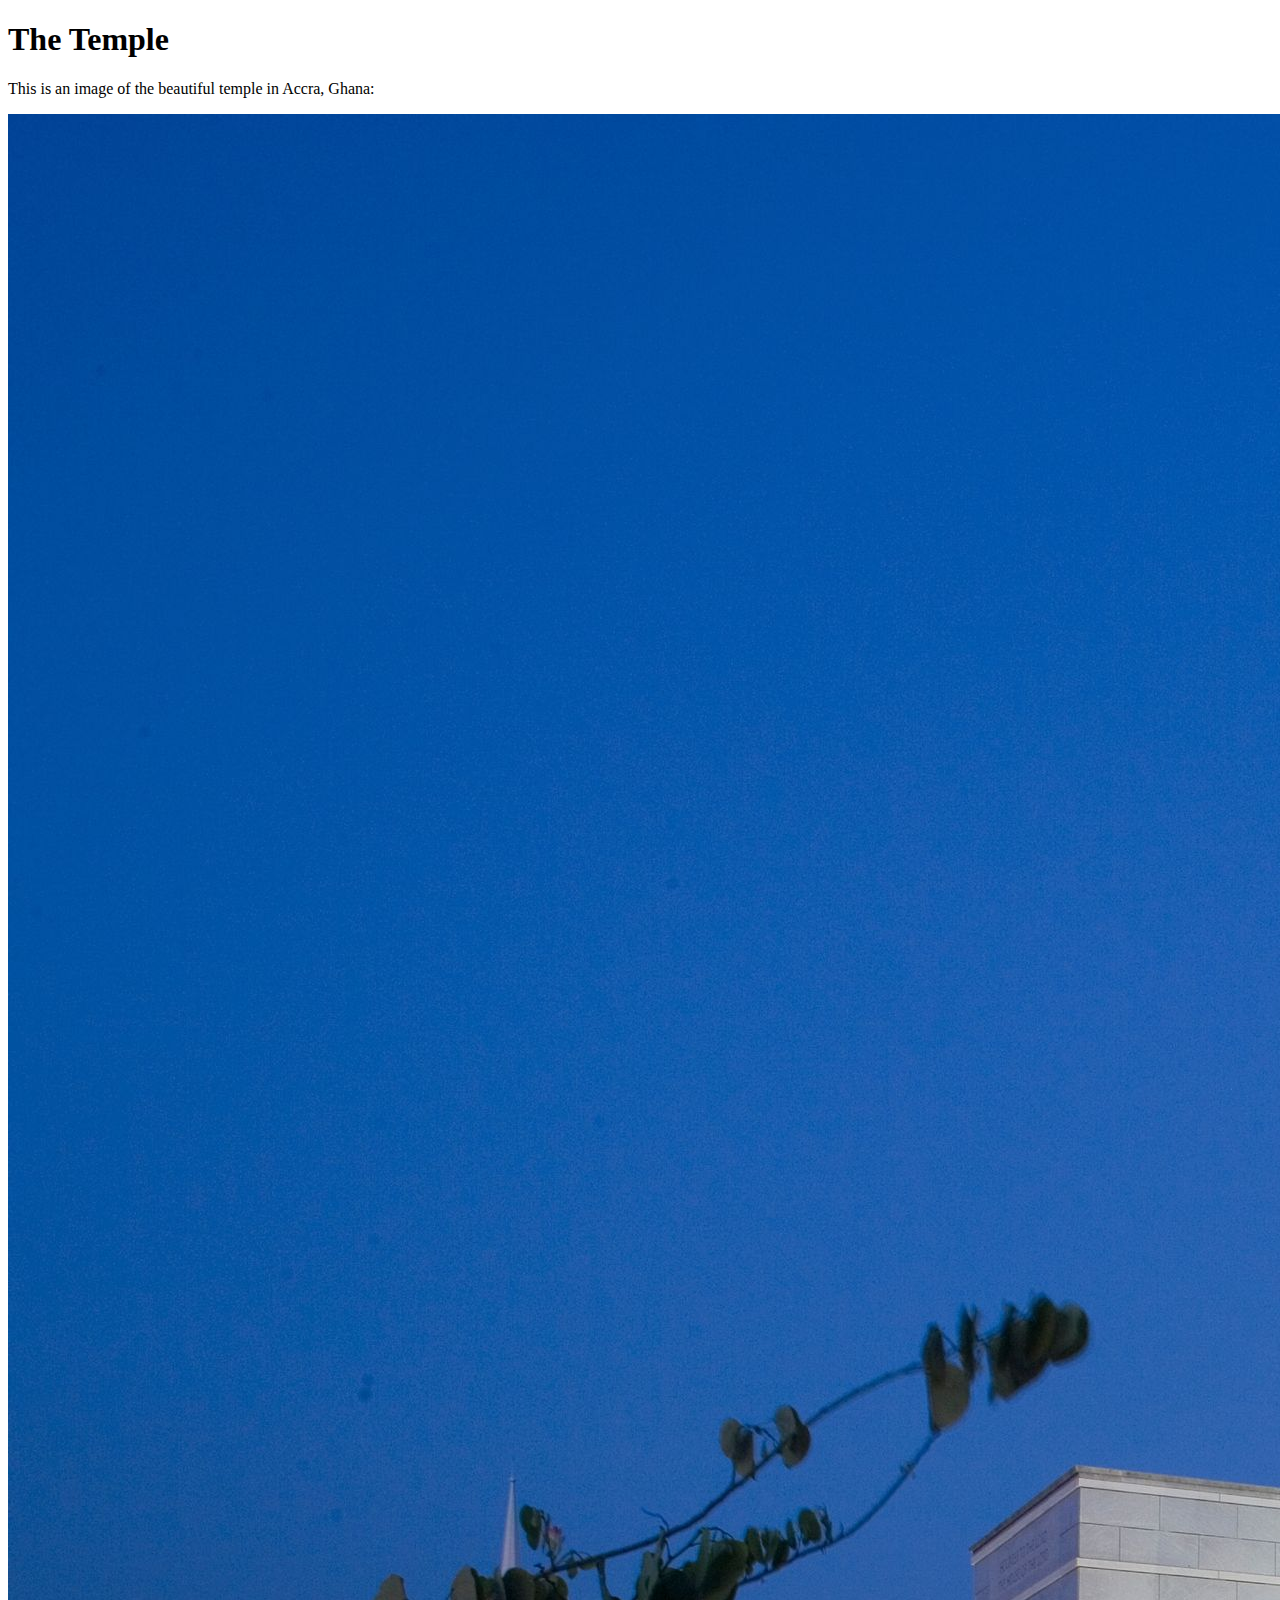
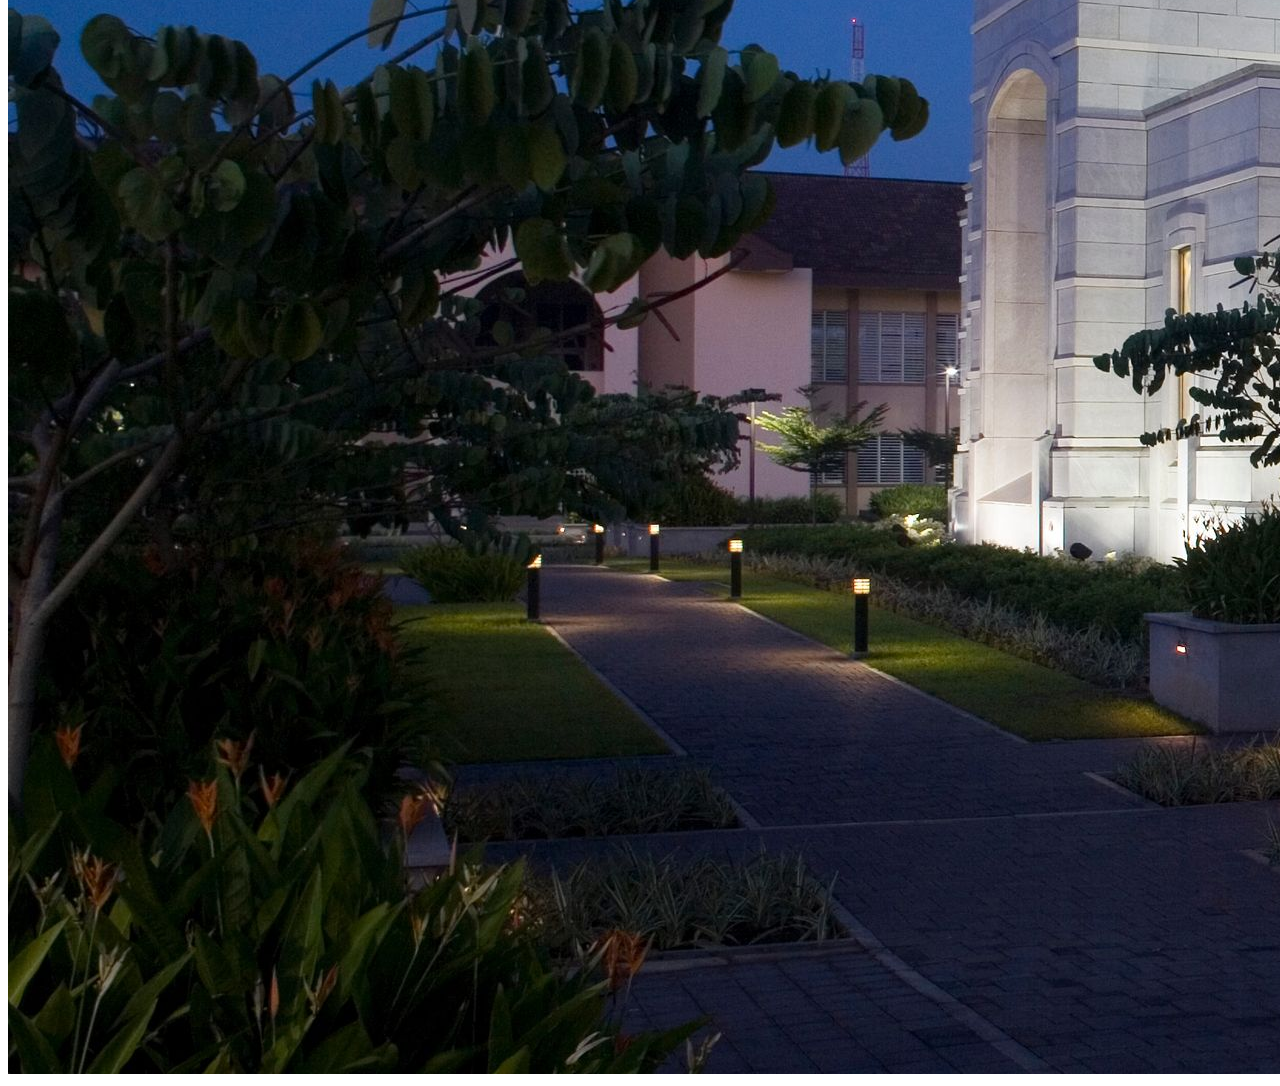
<file: week01/images.html>
<!DOCTYPE html>
<html lang="en">
<head>
    <meta charset="UTF-8">
    <meta name="viewport" content="width=device-width, initial-scale=1.0">
    <title>Temple Image</title>
</head>
<body>
    <h1>The Temple</h1>
    <p>This is an image of the beautiful temple in Accra, Ghana:</p>
    <img src="images/temple-large.jpeg" alt="The Accra Ghana Temple">
    
</body>
</html>
</file>
<file: main.css>
body {
    background-color: rgba(0.5,24,76,48);
}
a {
    color: #000
    padding: 25px;
    font-size: 24 px;
}
h1 {
    text-align: center;
    color: #add8e6;
}
img {
    width: 300px;
}
</file>
<file: wwr/styles/style.css>
@import url('https://fonts.googleapis.com/css2?family=Neuton&family=Nunito+Sans:ital,opsz,wght@0,6..12,200..1000;1,6..12,200..1000&display=swap');

:root {
  /* change the values below to your colors from your palette */
  --primary-color: #1F4469;
  --secondary-color: #FDCC2D;
  --accent1-color: #f8da75;
  --accent2-color: #244624;
  --accent3-color: black;
  --accent4-color: white;
  --accent5-color: #57B3F4;

  /* change the values below to your chosen font(s) */
  --heading-font: "Neuton", Verdana, Arial;
  --paragraph-font: "Nunito Sans", Garamond, sans-serif;

  /* these colors below should be chosen from among your palette colors above */
  --headline-color-on-white: var(--accent2-color);  /* headlines on a white background */ 
  --headline-color-on-color: var(--accent1-color); /* headlines on a colored background */ 
  --paragraph-color-on-white: var(--accent3-color); /* paragraph text on a white background */ 
  --paragraph-color-on-color: var(--accent4-color); /* paragraph text on a colored background */ 
  --paragraph-background-color: var(--primary-color)  ;
  --nav-link-color: var(--accent4-color);
  --nav-background-color: var(--primary-color);
  --nav-hover-link-color: var(--primary-color);
  --nav-hover-background-color: var(--secondary-color);
}
/* ------------------------Home Page ------------------------------------- */
body {
    background-color: var(--accent4-color);
    font-family: var(--paragraph-font);
    font-size: 20px;
    margin: 0;
    padding: 0;
}

h2 {
    font-family: var(--heading-font);
    margin: 0;
}

#content{
    max-width: 1600px;
    margin: 0 auto;
}

header {
    background-color: var(--nav-background-color);
    display: grid;
    grid-template-columns: 150px auto;
}

#logo_link {
    padding-top: 5px;
    justify-self: center;
    align-self: center;
}

.logo, .icon {
    width: 80px;
}

.icon {
    padding-top: 10px;
}

nav {
    display: flex;
    justify-content: space-around;
}
nav a {
    color: var(--nav-link-color);
    text-align: center;
    text-decoration: none;
    padding: 35px;
}
nav a:hover {
    color: var(--nav-hover-link-color);
    background-color: var(--nav-hover-background-color);
}

#hero {
    display: grid;
    grid-template-columns: 1fr 3fr 1fr;
    margin-top: -100px;
}
#hero-box {
    grid-column: 1/4;
    grid-row: 1/3;
    z-index: -1;
    background-color: var(--primary-color);
}
#hero-msg {
    grid-column: 2/3;
    grid-row: 1/2;
    margin-top: 100px;
}
#hero-img {
    width: 100%;
}

#hero-msg h1, #hero-msg h4 {
    text-align: center;
    color: var(--accent4-color);
}

.home-title {
    font-family: var(--heading-font);
    font-size: 2em;
    margin-top: 10px;
}

h4 {
    font-family: var(--heading-font);
}

.button-box {
    text-align: center;
}

.book, .join {
    background-color: var(--nav-hover-background-color);
    color: var(--accent3-color);
    text-decoration: none;
    font-size: 18px;
    padding: 15px 30px;
    margin-top: 50px;
    border-radius: 5px;
}

.book:hover, .join:hover {
    background-color: var(--accent2-color);
    color: var(--accent4-color);
    border: 2px solid var(--accent4-color);
}

.home-grid {
    display: grid;
    grid-template-columns: repeat(10, 1fr);
}

main section {
    text-align: center;
}

main section img {
    box-sizing: border-box;
}

.card-img, .mountains {
    width: 100%;
}


.card-img {
    border: 10px solid var(--secondary-color);
    transition: transform .5s;
    box-shadow: 5px 5px 10px var(--accent3-color);
}

.card-img:hover {
    opacity: .6;
    transform: scale(1.1);
}

.rivers-card, .camping-card, .rapids-card {   
    margin: 200px 0;
}

.rivers-card {
    grid-column: 2/4;
    grid-row: 2/3;
}

.camping-card {
    grid-column: 5/7;
    grid-row: 2/3;
}

.rapids-card {
    grid-column: 8/10;
    grid-row: 2/3;
}

#background {
    height: 725px;
    background-color: var(--accent1-color);
    grid-column: 1/11;
    grid-row: 4/9;
}

.mountains {
    grid-column: 2/7;
    grid-row: 5/8;
    box-shadow: 5px 5px 10px var(--accent3-color);
}

.msg {
    background-color: var(--paragraph-background-color);
    padding: 35px;
    grid-column: 6/10;
    grid-row: 6/7;
    box-shadow: 5px 5px 10px var(--accent3-color);
}
.msg h2 {
    color: var(--accent1-color);
}
.msg p{
    color: var(--paragraph-color-on-color);
    font-size: .8em;
    padding-bottom: 15px;
}

footer {
    background-color: var(--nav-background-color);
    color: var(--accent4-color);
    padding: 25px 50px;
    margin-top: 200px;
    display: flex;
    justify-content: space-around;
    align-items: center;
}
footer p {
    font-size: 1.2em;
}
footer p a {
    padding: 35px;
}
footer p a:hover {
    background-color: var(--nav-hover-background-color);
}
footer .social img {
    padding-top: 15px;
}
footer a {
    color: var(--nav-link-color);
    text-decoration: none;
}
footer a:hover {
    color: var(--primary-color);
}

#wireframes{
    display: grid;
    grid-template-columns: repeat(4, 1fr);
}
.wf-item1 {
    margin: 5px;
    justify-items: left;
}
/* Responsive Design pasted */

/* ------------------------------------------------Page 2-------------------------------------------------------------- */

.main-2{
    padding: 0;
    margin: 0;
    background: var(--accent1-color);
    margin-bottom: -170px;
}

#hero-rate{
    text-align: center;
}

main h1{
    color: var(--primary-color);
    padding-top: 50px;
    font-size: 3.5em;
}

.trip-container{
    display: grid;
    grid-template-columns: repeat(3, 1fr);
    gap: 30px;
    justify-items: center;
    height: 100%;
    padding: 30px;
    margin: 30px;
}

.trip{
    width: 100%;
    display: grid;
    grid-template-rows: 330px auto;
    border: 2px solid var(--accent3-color);
    grid-template-columns: auto auto;
    background: var(--primary-color);
}

.trip h2{
    z-index: 1;
    grid-row: 1/2;
    grid-column: 1/3;
    color: var(--accent2-color);
    margin: 14px 30px;
    height: 330px;
    font-weight: bolder;
}

.trip-hero{
    width: 92.5%;
    height: 300px;
    grid-row: 1/2;
    grid-column: 1/3;
    justify-self: center;
    align-self: center;
    border: 8px solid var(--secondary-color);
}

.info-1{
    grid-column: 1/3;
    grid-row: 2/3;
    justify-items: left;
    justify-self: center;
    border: 8px solid var(--secondary-color);
    width: 90%;
    background-color: var(--accent4-color);
    margin: 14px;
    font-size: 1.3em;
    margin-bottom: 30px;
}
.info-1 span{
    font-weight: bolder;
    font-size: larger;
    text-decoration-line: underline;
    color: var(--accent2-color);
}
.info-2{
    grid-column: 1/3;
    grid-row: 3/4;
    justify-items: left;
    justify-self: center;
    border: 8px solid var(--secondary-color);
    width: 90%;
    background-color: var(--accent4-color);
    margin-bottom: 30px;
    font-size: 1.3em;    
}
.info-2 span{
    font-weight: bolder;
    font-size: larger;
    text-decoration-line: underline;
}

@media screen and (max-width: 900px) {
    #hero, .home-grid {
        display: block;
        height: auto;
    }
    nav, footer {
        flex-direction: column;
    }
    nav a {
        display: block;
        padding: 15px;
    }
    #hero {
        margin-top: 0;
    }
    #hero-msg {
        margin-top: 0;
    }
    #hero-msg h4 {
        display: none;
    }
    #hero-msg h1 {
        color: var(--accent3-color);
    }
    .home-title {
        font-size: 25px;
    }
    .rivers-card, .camping-card, .rapids-card { 
        margin: 50px auto;
        width: 60%;
    }
    #background {
        display: none;
    }
    .mountains, .msg {
        width: 80%;
        display: block;
        margin: 0 auto;
    }
    footer {
        margin-top: 25px;
    }
}
/* ------------------------------------------------Page 2-------------------------------------------------------------- */

.dates-available{
    justify-self: center;
    font-size: 1.5em;
}

.grid-container-1{
    display: grid;
    width: 100%;
    grid-template-columns: repeat(6, 1fr);
    grid-template-rows: auto auto;
    justify-content: center;
    align-items: start;
    margin-bottom: 100px;
    padding: 20px;
    column-gap: 20px;
    border: 10px solid var(--accent3-color); 
}

.grid-container-2{
    display: grid;
    width: 100%;
    grid-template-columns: repeat(6, 1fr);
    justify-content: center;
    align-items: end;
    margin-bottom: 100px;
    padding: 20px;
    column-gap: 20px;
    border: 10px solid var(--accent3-color); 
}

.grid-container-3{
    display: grid;
    width: 100%;
    grid-template-columns: repeat(6, 1fr);
    justify-content: center;
    align-items: end;
    margin-bottom: 100px;
    padding: 20px;
    column-gap: 20px;
    border: 10px solid var(--accent3-color); 
}

.grid-container-4{
    display: grid;
    width: 100%;
    grid-template-columns: repeat(6, 1fr);
    justify-content: center;
    align-items: end;
    margin-bottom: 100px;
    padding: 20px;
    column-gap: 20px;
    border: 10px solid var(--accent3-color); 
}

.April p{
    text-align: center;
}

.days{
    grid-row: 2/3;
}

.April{
    background-color: var(--accent2-color);
}

.May{
    background-color: var(--accent2-color);
}

.June{
    background-color: var(--accent1-color);
}

.July{
    background-color: var(--accent1-color);
}

.August{
    background-color: var(--accent1-color);
}

.September{
    background-color: var(--accent1-color);
}

.days{
    
}
</file>
<file: positionstyles.css>
/* CSS - Name: "positionstyles.css" */
/* Activity 1 styles */
.content1 {
  /* This is the parent of the activity 1 boxes. */
  display: grid;
  grid-template-columns: repeat(2, 1fr);
  grid-template-rows: 1fr 2fr 2fr 1fr;
  justify-items: center;
  gap: 20px;
  width: 100%;
  height: 100%;
  
}
.red1 { 
  width: 100%;
  height: 100%; 
  background-color: red; 
  grid-column: 1/3;
  grid-row: 1/2;
} 
.green1 {
  width: 200px; 
  height: 200px; 
  background-color: green; 
  grid-column: 1/2, 2/3;

} 
.yellow1 {
  width: 200px; 
  height: 200px; 
  background-color: gold;
  grid-column: 1/2, 2/3; 
} 
.blue1 {
  width: 100%; 
  height: 100%; 
  background-color: blue;
  grid-column: 1/3; 
  grid-row: 4/5;
  align-self: end;
} 
/* Activity 2 styles */ 
.content2 {
  /* This is the parent of the activity 2 boxes. */
}
.red2 {
  width: 100px; 
  height: 100px; 
  background-color: red; 
} 
.green2 { 
  width: 100px; 
  height: 100px; 
  background-color: green; 
} 
.yellow2 {
  width: 100px; 
  height: 100px; 
  background-color: gold; 
} 
.blue2 {
  width: 100px; 
  height: 100px; 
  background-color: blue; 
} 
/* Activity 3 styles */ 
.content3 {
  /* This is the parent of the activity 3 boxes. */
}
.red3 {
  width: 100px; 
  height: 100px; 
  background-color: red; 
} 
.green3 {
  width: 100px; 
  height: 100px; 
  background-color: green;
} 
.yellow3 {
  width: 100px; 
  height: 100px; 
  background-color: gold; 
} 
.blue3 {
  width: 100px;
  height: 100px; 
  background-color: blue; 
} 
/* Activity 4 styles */ 
.content4 {
  /* This is the parent of the activity 4 boxes. */
  height: 400px;
}
.red4 {
  width: 100px; 
  height: 100px; 
  background-color: red; 
} 
.green4 {
  width: 100px; 
  height: 100px; 
  background-color: green; 
} 
.yellow4 {
  width: 100px; 
  height: 100px; 
  background-color: gold; 
} 
.blue4 {
  width: 100px; 
  height: 100px; 
  background-color: blue; 
} 
/* Activity 5 styles */ 
.content5 {
  /* This is the parent of the activity 5 boxes. */
  height: 400px;
}
.red5 { 
  width: 100px; 
  height: 100px; 
  background-color: red; 
} 
.green5 { 
  width: 100px; 
  height: 100px; 
  background-color: green; 

} 
.yellow5 {
  width: 100px; 
  height: 100px; 
  background-color: gold; 

} 
.blue5 {
  width: 100px; 
  height: 100px; 
  background-color: blue; 
} 
/* Activity 6 styles */ 
.content6 {
  /* This is the parent of the activity 6 boxes. */
}
.red6 {
  width: 100px; 
  height: 100px; 
  background-color: red; 
} 
.green6 {
  width: 100px; 
  height: 100px; 
  background-color: green; 
} 
.yellow6 {
  width: 100px; 
  height: 100px; 
  background-color: gold; 
} 
.blue6 {
  width: 100px; 
  height: 100px; 
  background-color: blue; 
} 


/* Do not make any changes below here */
.activity {
  width: 70%; 
  margin: 20px auto; 
  font-family: Arial, sans-serif; 
  border: 1px solid black; 
  padding: 10px; 
  clear:both; 
  overflow: auto;
} 

.hint {
  border: 1px solid grey;
  background: #e0e0e0;
  padding: .5em;
  position: relative;
  margin: 1em 0;
}
.hint h3 {
  margin: 0;
}
.hint:hover {
  background: #d0d0d0;
}
.hint > div {
  display: none;
}

.hint input[type=checkbox] {
  position: absolute;
  width: 100%;
  height: 100%;
  opacity: 0;
  z-index: 1;
  cursor: pointer;
}

.hint input[type=checkbox]:checked ~ div {
  display: block;
}

.hint i {
  position: absolute;
  transform: translate(-6px, 0);
  margin-top: 16px;
  right: 10px;
  top: -3px;
}
.hint i:before, .hint i:after {
  content: "";
  position: absolute;
  background-color: black;
  width: 3px;
  height: 9px;
}
.hint i:before {
  transform: translate(2px, 0) rotate(45deg);
}
.hint i:after {
  transform: translate(-2px, 0) rotate(-45deg);
}

.hint input[type=checkbox]:checked ~ i:before {
  transform: translate(-2px, 0) rotate(45deg);
}
.hint input[type=checkbox]:checked ~ i:after {
  transform: translate(2px, 0) rotate(-45deg);
}
.hint a {
  position: relative;
  z-index: 1;
}
</file>
<file: ice/styles/w04_ice_challenge.css>
body {
    background-color: #5CA1D7;
    text-align: center;
    width: 400px;
    margin: 0 auto;
    color: white;
}
body h1 {
    font-weight: bold;
}
.initialQuote {
    line-height: 500px;
}
.bold {
    font-weight: bold;
}
</file>
<file: ice/styles/w06_ice_challenge.css>
body{
    background-color: black;
}
.grid-containers{
    display: grid;
    grid-template-columns: 1fr 1fr;
    grid-template-rows: 1fr;
    margin: 300px auto;
    min-width: 3500px;
    max-width: 3500px;
    background-color: rgb(185,184,185);
    font-family: Georgia, 'Times New Roman', Times, serif;
    justify-items: center;
}
.grid-item-1{
    grid-column: 1/2;
    grid-row: 1/2;
    width: 100%;
    background-color: white;
    text-align: center;
}
.grid-item-2{
    grid-column: 1/2;
    grid-row: 1/2;
    font-size: 25em;
    text-align: right;
    margin-top: 400px;
    letter-spacing: 35px;
    font-weight: bolder;
    margin-right: 0;
}
.grid-item-3{
    grid-column: 2/3;
    grid-row: 1/2;
    font-size: 25em;
    text-align: center;
    margin-top: 400px;
    letter-spacing: 50px;
    font-weight: 2000;
    margin-left: 0;
    
}
.grid-item-4{
    grid-column: 2/3;
    grid-row: 1/2;
    color: rgb(156,14,17);
    text-align: center;
    font-size: 14em;
    margin-top: 70%;
    letter-spacing: 35px;
    font-weight: bolder;
    font-family: Georgia, 'Times New Roman', Times, serif;
}
</file>
<file: notes.practice/align.grid.items.css>
* {
    box-sizing: border-box;
  }
  
  .content1 {
    width: 80%;
    height: 500px;
    border: 1px solid;
    display: grid;
    grid-template-columns: 1fr 1fr;
    grid-template-rows: 1fr 1fr;
    justify-items: center;
    align-items: center;
  }
  .content2 {
    width: 80%;
    height: 500px;
    border: 1px solid;
    display: grid;
    grid-template-columns: 150px 150px;
    grid-template-rows: 150px 150px;
    justify-content: center;
    align-content: center;
    justify-items: center;
    align-items: center;
  }
  .content3 {
    width: 80%;
    height: 500px;
    border: 1px solid;
    display: grid;
    grid-template-columns: 150px 150px;
    grid-template-rows: 150px 150px;
    justify-content: center;
    align-content: center;
    justify-items: center;
    align-items: center;



  }
  
  .red {
  width: 100px;
  height: 100px;
  background-color: red;
  
  }
  .green {
  width: 100px;
  height: 100px;
  background-color: green;
   
  }
  .yellow {
  width: 100px;
  height: 100px;
  background-color: gold;
  
  }
  .blue {
  width: 100px;
  height: 100px;
  background-color: blue;
  
  }
  
  .red2 {
  width: 100%;
  height: 100%;
  background-color: red;
  
  }
  .green2 {
  width: 100%;
  height: 100%;
  background-color: green;
   
  }
  .yellow2 {
  width: 100%;
  height: 100%;
  background-color: gold;
  
  }
  .blue2 {
  width: 100%;
  height: 100%;
  background-color: blue;
  
  }
</file>
